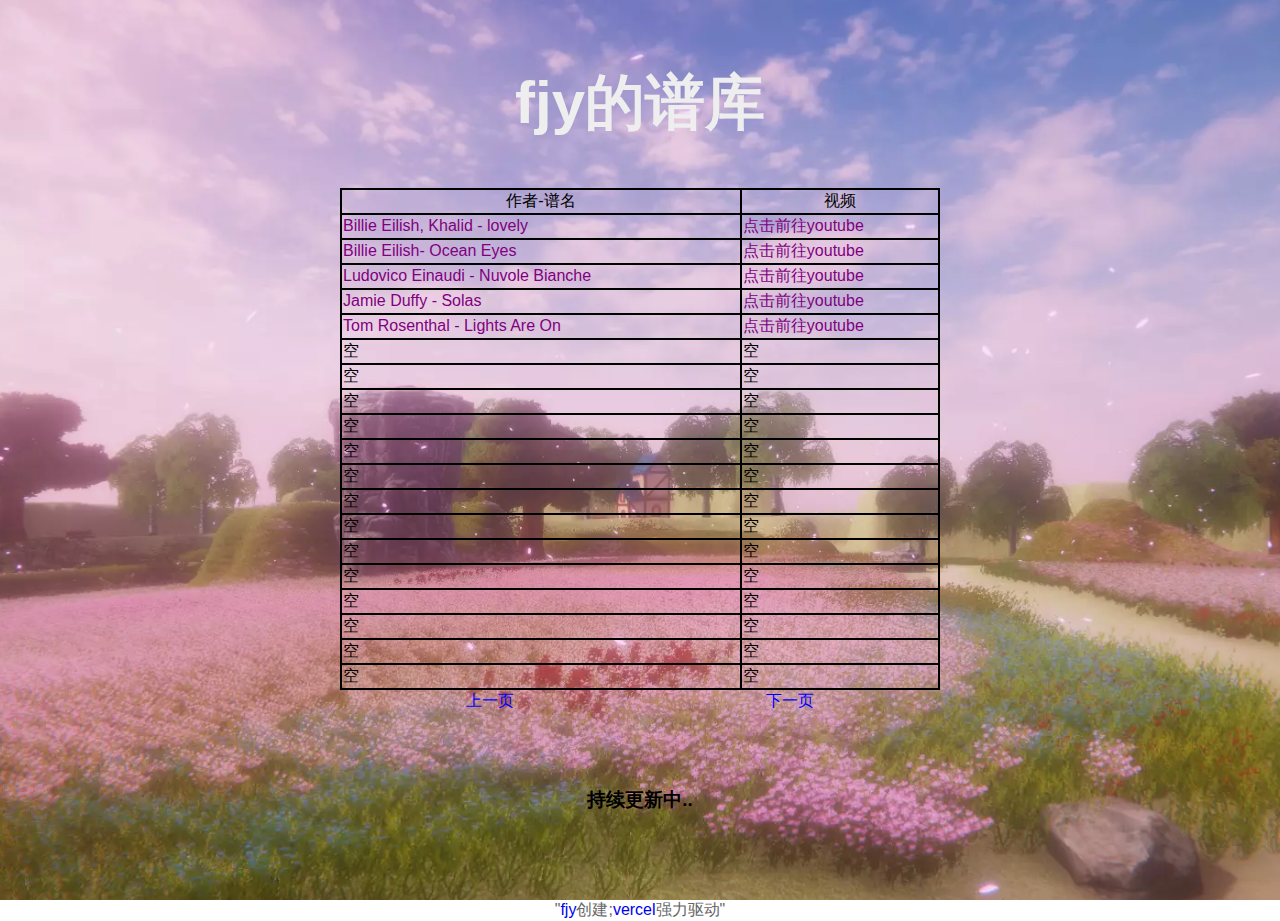
<file: index.html>
<html>

<head>
	<meta charset="UTF-8">
	<title>fjy的谱库</title>
	
	<meta name="viewport" content="width=device-width, initial-scale=1">
	<link rel="stylesheet" href="css/style.css" type="text/css" media="all" />
	<link rel="icon" href="img/icon.png" sizes="16x16" type="image/x-icon">
</head>

<body>
	<div class="Coming-block">
	
		<div class="page">
		
		</div>
		<div class="content">
			<div class="w3l-coming-soon-page">
				<div class="coming-block">
					<h2>fjy的谱库</h1>
				</div>
			</div>
				
		<div>
		<table align="center" width="600" cellspacing="0" border="1" bordercolor=#000000>
		<tr>
			<td align="center">作者-谱名</td>
			<td align="center">视频</td>
		<tr>
			<td><a style="color: #800080;" href="Lovely.html">Billie Eilish, Khalid - lovely</a></td>
			<td><a style="color: #800080;" href="https://www.youtube.com/watch?v=XhQq0aXhEos">点击前往youtube</a></td>
		</tr>
		<tr>
			<td><a style="color: #800080;" href="Ocean_Eyes.html">Billie Eilish- Ocean Eyes</a></td>
			<td><a style="color: #800080;" href="https://www.youtube.com/watch?v=IXZ-leHBdFk">点击前往youtube</td>
		</tr>
		<tr>
			<td><a style="color: #800080;" href="Nuvole_Bianche.html">Ludovico Einaudi - Nuvole Bianche</a></td>
			<td><a style="color: #800080;" href="https://www.youtube.com/watch?v=4VR-6AS0-l4">点击前往youtube</td>
		</tr>
		<tr>
			<td><a style="color: #800080;" href="Solas.html">Jamie Duffy - Solas</a></td>
			<td><a style="color: #800080;" href="https://www.youtube.com/watch?v=VtQmkMTLWxw">点击前往youtube</td>
		</tr>
		<tr>
			<td><a style="color: #800080;" href="Lights_Are_On.html">Tom Rosenthal - Lights Are On</a></td>
			<td><a style="color: #800080;" href="https://www.youtube.com/watch?v=J__nk6TdsiM">点击前往youtube</td>
		</tr>
		<tr>
			<td>空</td>
			<td>空</td>
		</tr>
		<tr>
			<td>空</td>
			<td>空</td>
		</tr>
		<tr>
			<td>空</td>
			<td>空</td>
		</tr>
		<tr>
			<td>空</td>
			<td>空</td>
		</tr>
		<tr>
			<td>空</td>
			<td>空</td>
		</tr>
		<tr>
			<td>空</td>
			<td>空</td>
		</tr>
		<tr>
			<td>空</td>
			<td>空</td>
		</tr>
		<tr>
			<td>空</td>
			<td>空</td>
		</tr>
		<tr>
			<td>空</td>
			<td>空</td>
		</tr>
		<tr>
			<td>空</td>
			<td>空</td>
		</tr>
		<tr>
			<td>空</td>
			<td>空</td>
		</tr>
		<tr>
			<td>空</td>
			<td>空</td>
		</tr>
		<tr>
			<td>空</td>
			<td>空</td>
		</tr>
		<tr>
			<td>空</td>
			<td>空</td>
		</tr>
		</table>
		
		<table align="center" width="600" cellspacing="0" border="0" bordercolor=#000000>
		<tr>
			<td align="center"><a style="color: #00f;" href="">上一页</a></td>
			<td align="center"><a style="color: #00f;" href="index-2.html">下一页</a></td>
		</tr>
		</table>
		</div>
		
		<div>
			<br> <h3>持续更新中..
		</div>
		
		</div>
		<script src="js/jquery-3.3.1.min.js"></script>
        
        <script>
            var lFollowX = 0,
                lFollowY = 0,
                x = 0,
                y = 0,
                friction = 1 / 30;

            function animate() {
                x += (lFollowX - x) * friction;
                y += (lFollowY - y) * friction;

                translate = 'translate(' + x + 'px, ' + y + 'px) scale(1.1)';

                $('.page').css({
                    '-webit-transform': translate,
                    '-moz-transform': translate,
                    'transform': translate
                });

                window.requestAnimationFrame(animate);
            }

            $(window).on('mousemove click', function (e) {

                var lMouseX = Math.max(-100, Math.min(100, $(window).width() / 2 - e.clientX));
                var lMouseY = Math.max(-100, Math.min(100, $(window).height() / 2 - e.clientY));
                lFollowX = (20 * lMouseX) / 100; // 100 : 12 = lMouxeX : lFollow
                lFollowY = (10 * lMouseY) / 100;

            });

            animate();
        </script>
    </div>
	<div>
	<p align="center">
	  "<a href="https://github.com/fjhfjhfjhfjy/pianosheet">fjy</a>创建;<a href="https://vercel.com/">vercel</a>强力驱动"
	</p>
	</div>
</body>

</html>
</file>
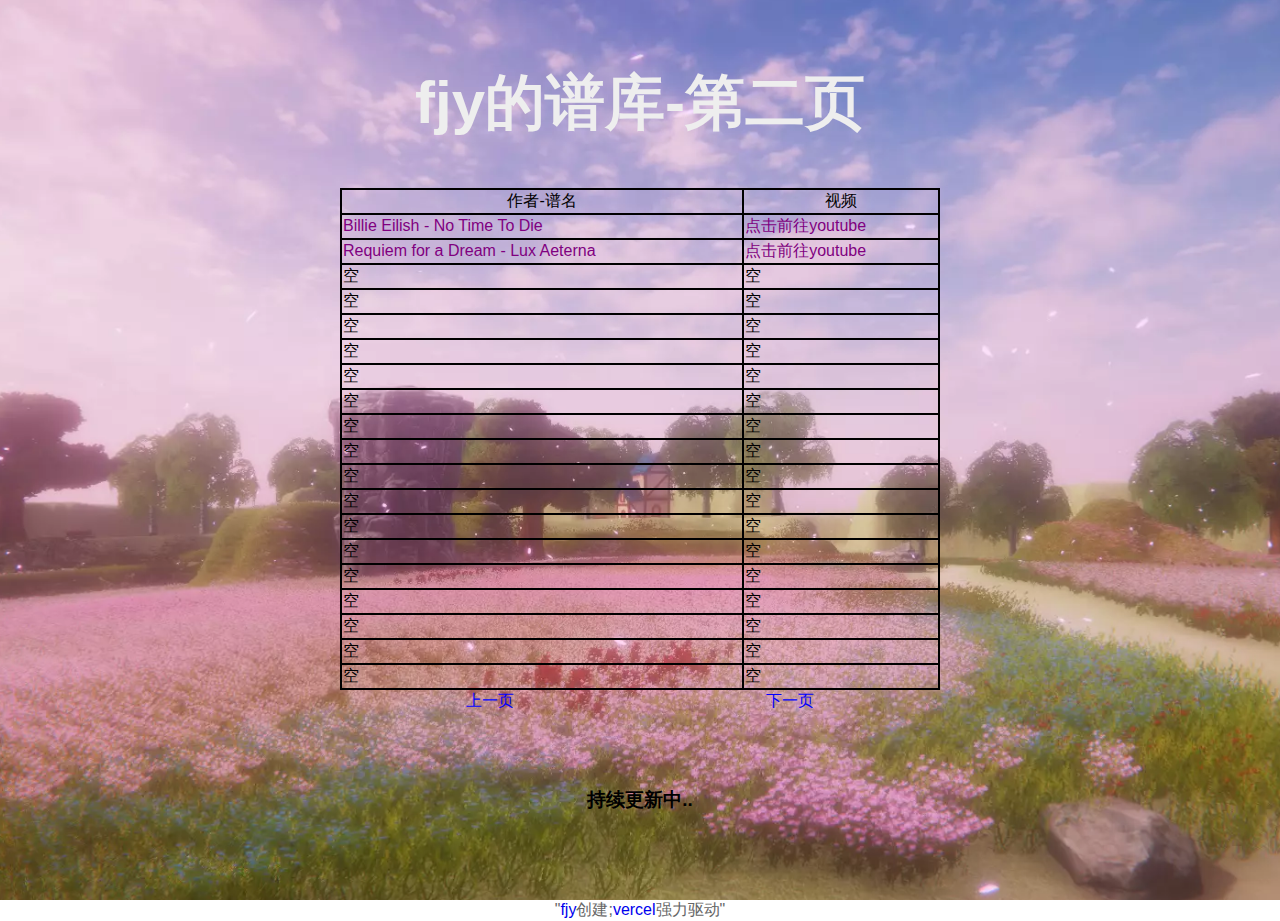
<file: index-2.html>
<html>

<head>
	<meta charset="UTF-8">
	<title>fjy的谱库-第二页</title>
	
	<meta name="viewport" content="width=device-width, initial-scale=1">
	<link rel="stylesheet" href="css/style.css" type="text/css" media="all" />
	<link rel="icon" href="img/icon.png" sizes="16x16" type="image/x-icon">
</head>

<body>
	<div class="Coming-block">
	
		<div class="page">
		
		</div>
		<div class="content">
			<div class="w3l-coming-soon-page">
				<div class="coming-block">
					<h2>fjy的谱库-第二页</h1>
				</div>
			</div>
				
		<div>
		<table align="center" width="600" cellspacing="0" border="1" bordercolor=#000000>
		<tr>
			<td align="center">作者-谱名</td>
			<td align="center">视频</td>
		<tr>
			<td><a style="color: #800080;" href="no_time_to_die.html">Billie Eilish - No Time To Die</a></td>
			<td><a style="color: #800080;" href="https://www.youtube.com/watch?v=XfA2KXodrOE">点击前往youtube</a></td>
		</tr>
		<tr>
			<td><a style="color: #800080;" href="Lux_Aeterna.html">Requiem for a Dream - Lux Aeterna</a></td>
			<td><a style="color: #800080;" href="https://www.youtube.com/watch?v=C7Yjy5vASas">点击前往youtube</a></td>
		</tr>
		<tr>
			<td>空</td>
			<td>空</td>
		</tr>
		<tr>
			<td>空</td>
			<td>空</td>
		</tr>
		<tr>
			<td>空</td>
			<td>空</td>
		</tr>
		<tr>
			<td>空</td>
			<td>空</td>
		</tr>
		<tr>
			<td>空</td>
			<td>空</td>
		</tr>
		<tr>
			<td>空</td>
			<td>空</td>
		</tr>
		<tr>
			<td>空</td>
			<td>空</td>
		</tr>
		<tr>
			<td>空</td>
			<td>空</td>
		</tr>
		<tr>
			<td>空</td>
			<td>空</td>
		</tr>
		<tr>
			<td>空</td>
			<td>空</td>
		</tr>
		<tr>
			<td>空</td>
			<td>空</td>
		</tr>
		<tr>
			<td>空</td>
			<td>空</td>
		</tr>
		<tr>
			<td>空</td>
			<td>空</td>
		</tr>
		<tr>
			<td>空</td>
			<td>空</td>
		</tr>
		<tr>
			<td>空</td>
			<td>空</td>
		</tr>
		<tr>
			<td>空</td>
			<td>空</td>
		</tr>
		<tr>
			<td>空</td>
			<td>空</td>
		</tr>
		</table>
		
		<table align="center" width="600" cellspacing="0" border="0" bordercolor=#000000>
		<tr>
			<td align="center"><a style="color: #00f;" href="index.html">上一页</a></td>
			<td align="center"><a style="color: #00f;" href="">下一页</a></td>
		</tr>
		</table>
		</div>
		
		<div>
			<br> <h3>持续更新中..
		</div>
		
		</div>
		<script src="js/jquery-3.3.1.min.js"></script>
        
        <script>
            var lFollowX = 0,
                lFollowY = 0,
                x = 0,
                y = 0,
                friction = 1 / 30;

            function animate() {
                x += (lFollowX - x) * friction;
                y += (lFollowY - y) * friction;

                translate = 'translate(' + x + 'px, ' + y + 'px) scale(1.1)';

                $('.page').css({
                    '-webit-transform': translate,
                    '-moz-transform': translate,
                    'transform': translate
                });

                window.requestAnimationFrame(animate);
            }

            $(window).on('mousemove click', function (e) {

                var lMouseX = Math.max(-100, Math.min(100, $(window).width() / 2 - e.clientX));
                var lMouseY = Math.max(-100, Math.min(100, $(window).height() / 2 - e.clientY));
                lFollowX = (20 * lMouseX) / 100; // 100 : 12 = lMouxeX : lFollow
                lFollowY = (10 * lMouseY) / 100;

            });

            animate();
        </script>
    </div>
	<div class="footer">
	<p align="center">
	  "<a href="https://github.com/fjhfjhfjhfjy/pianosheet">fjy</a>创建;<a href="https://vercel.com/">vercel</a>强力驱动"
	</p>
	</div>
</body>

</html>
</file>
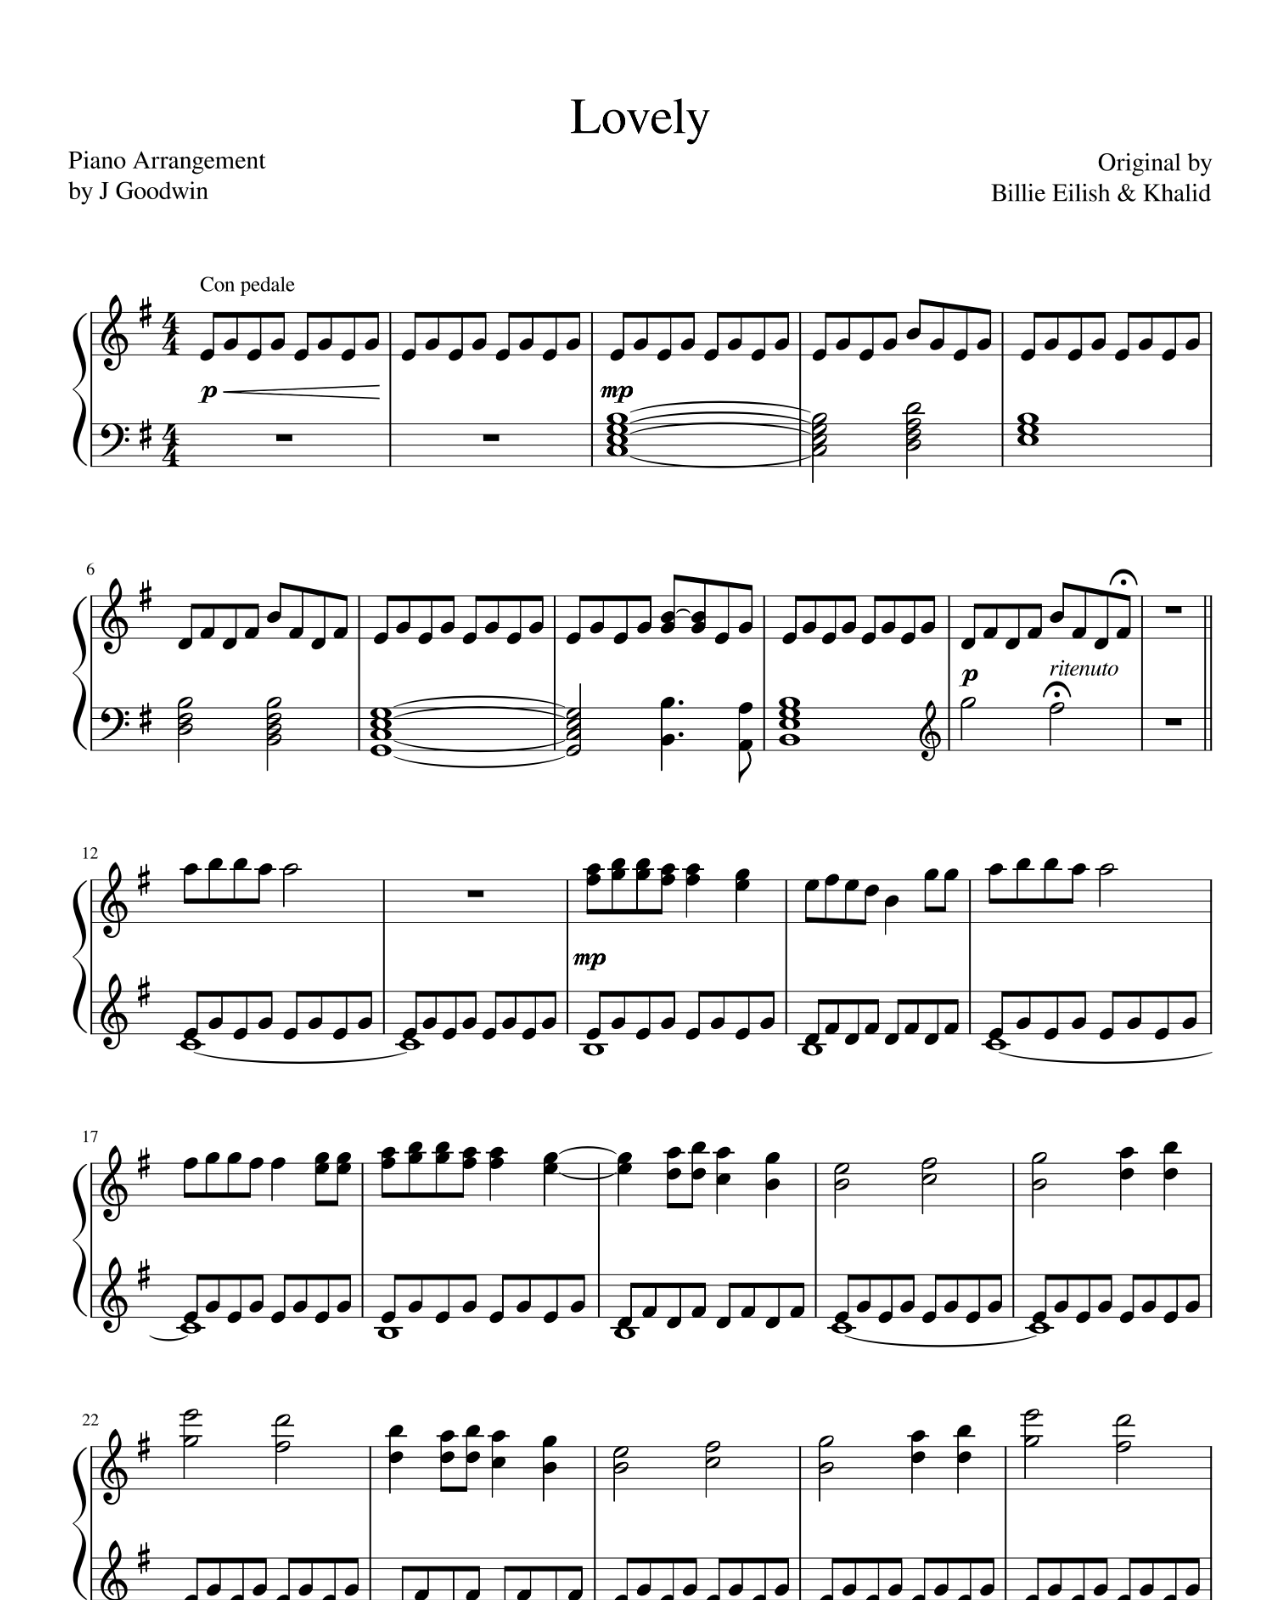
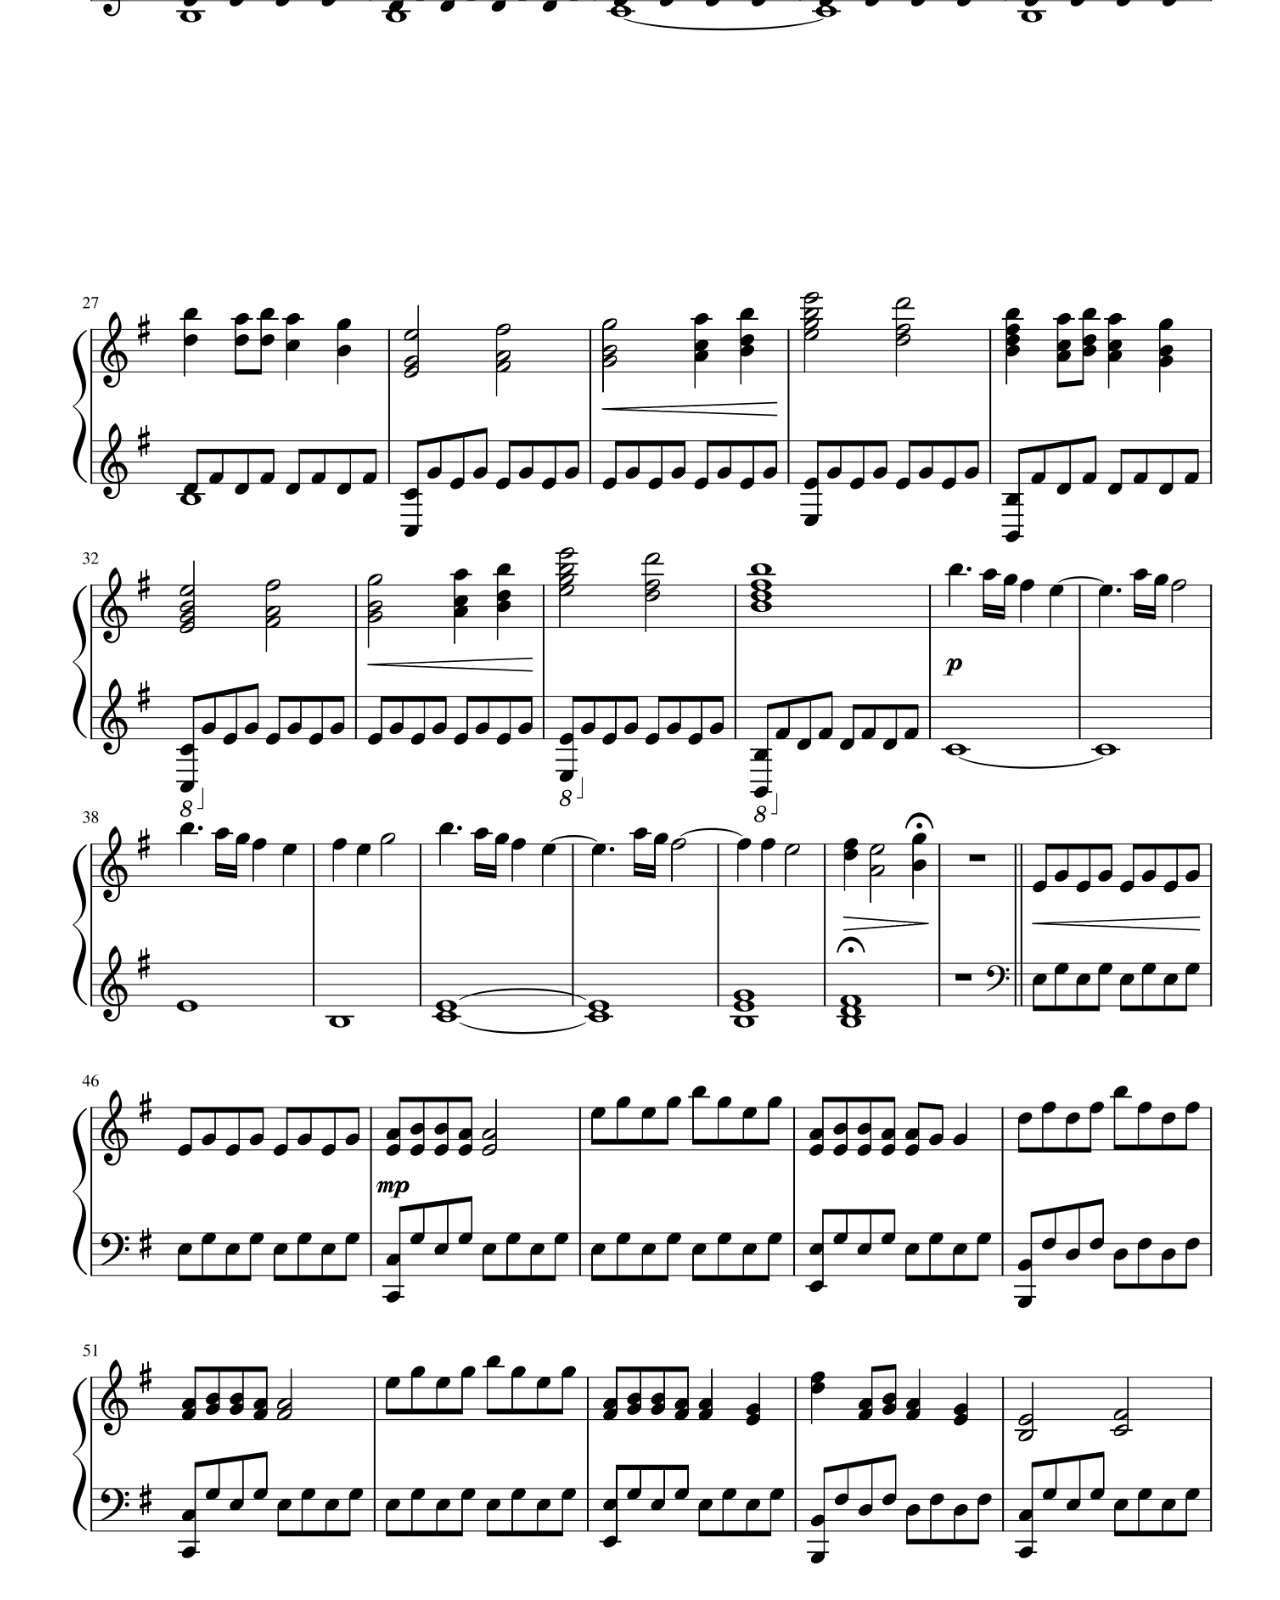
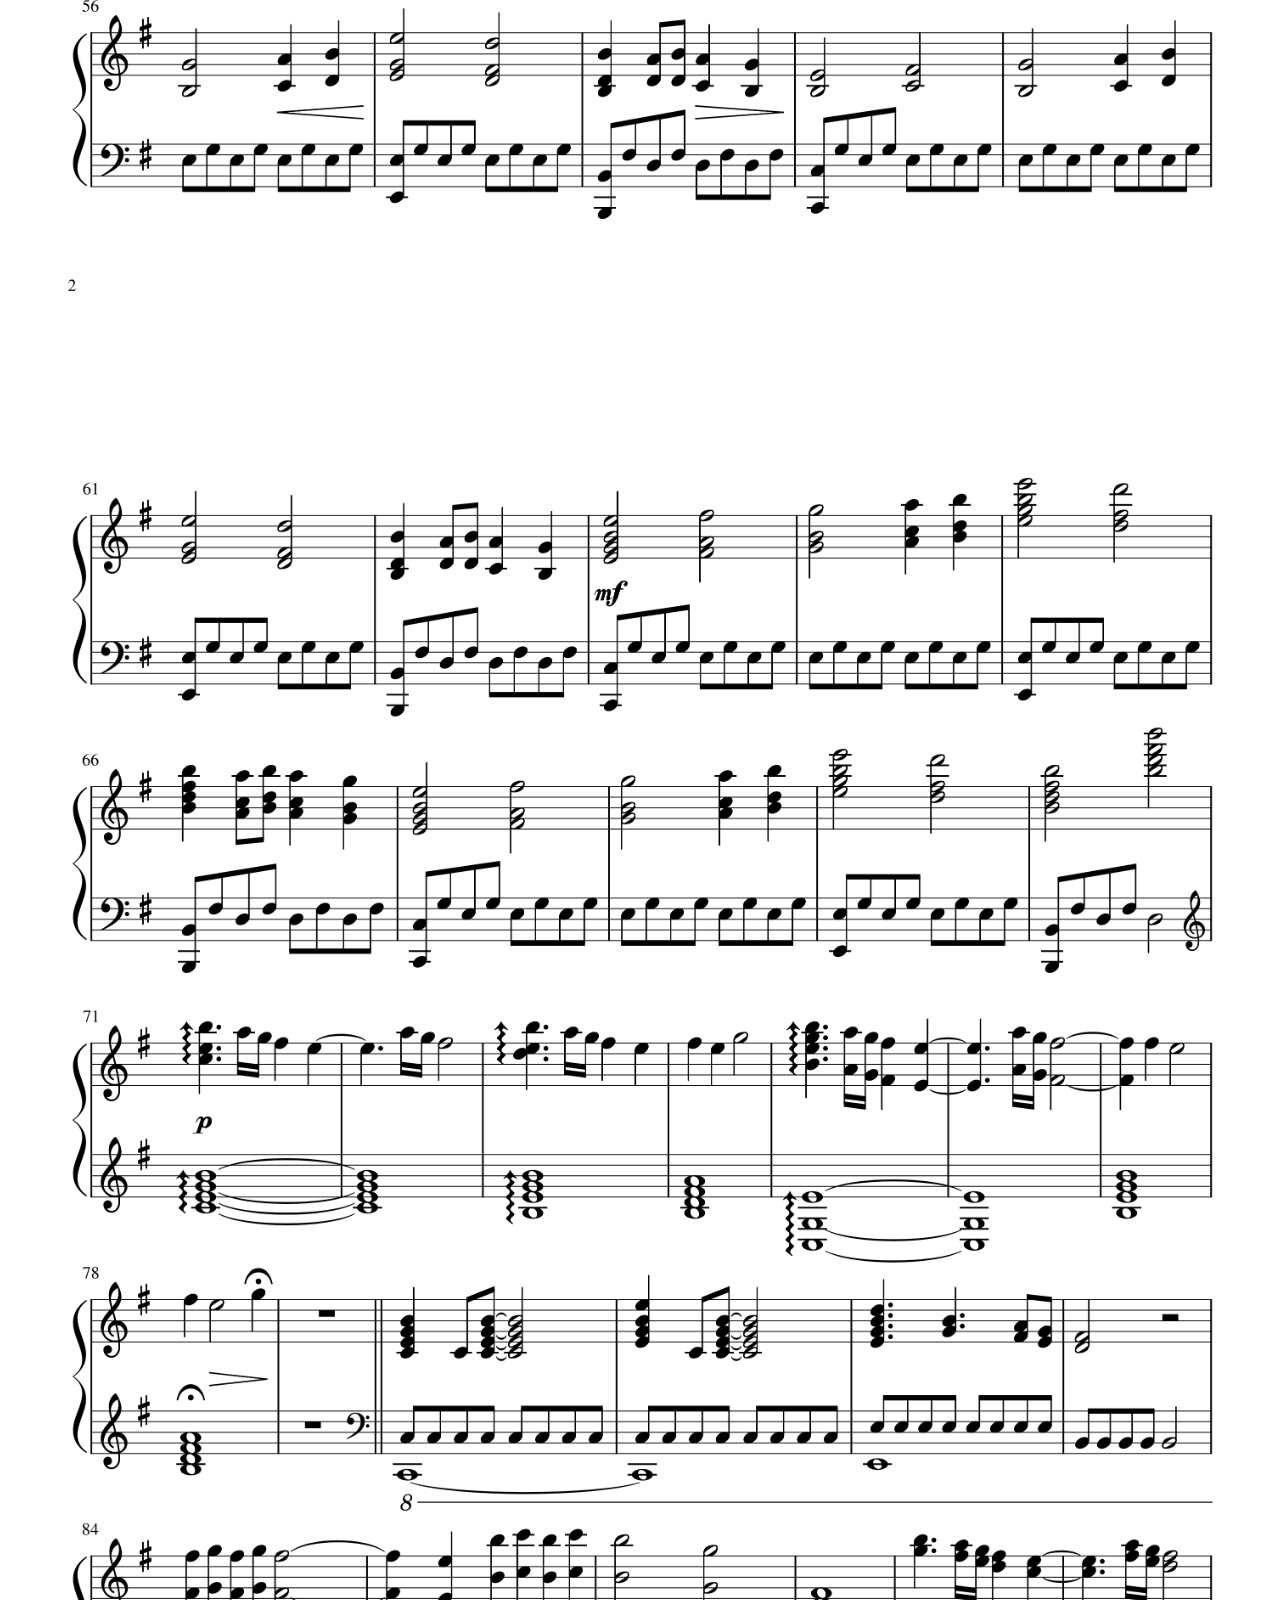
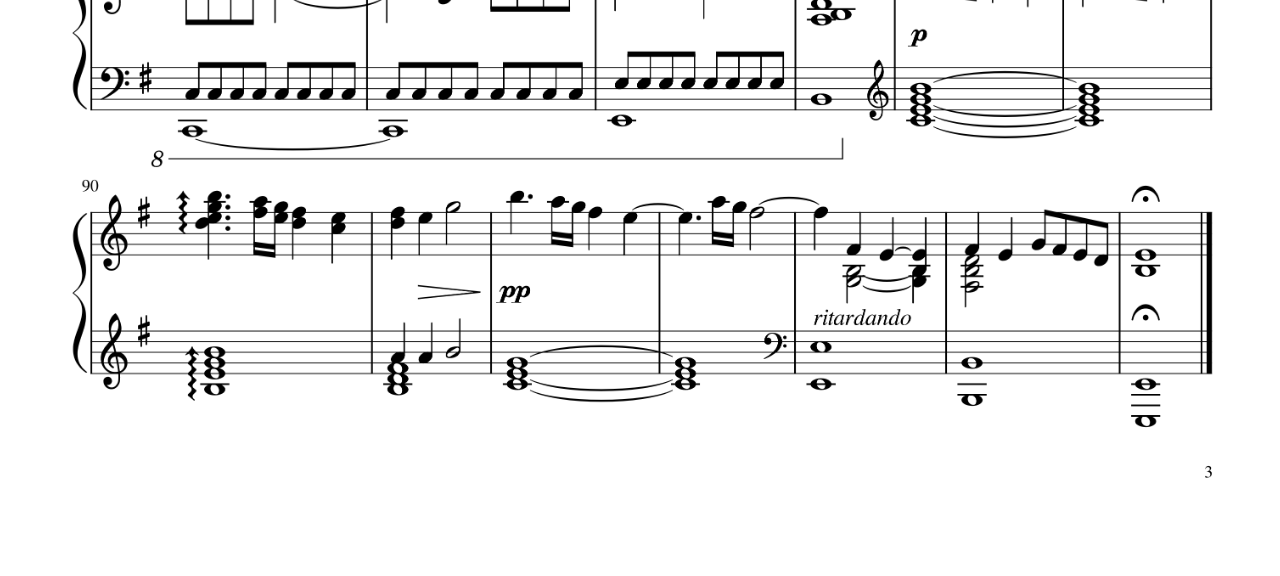
<file: Lovely.html>
<html>
	<head>
		<meta charset="UTF-8">
		<title>Billie Eilish, Khalid - lovely</title>
		<style type="text/css"> 
		img{max-width:100%;height:auto;width:auto;width:auto;}
		</style> 
	</head>
	
	<body>
		<img class="img" src="img/Lovely/part1.png">
		<img class="img" src="img/Lovely/part2.png">
		<img class="img" src="img/Lovely/part3.png">
	</body>
</html>
</file>
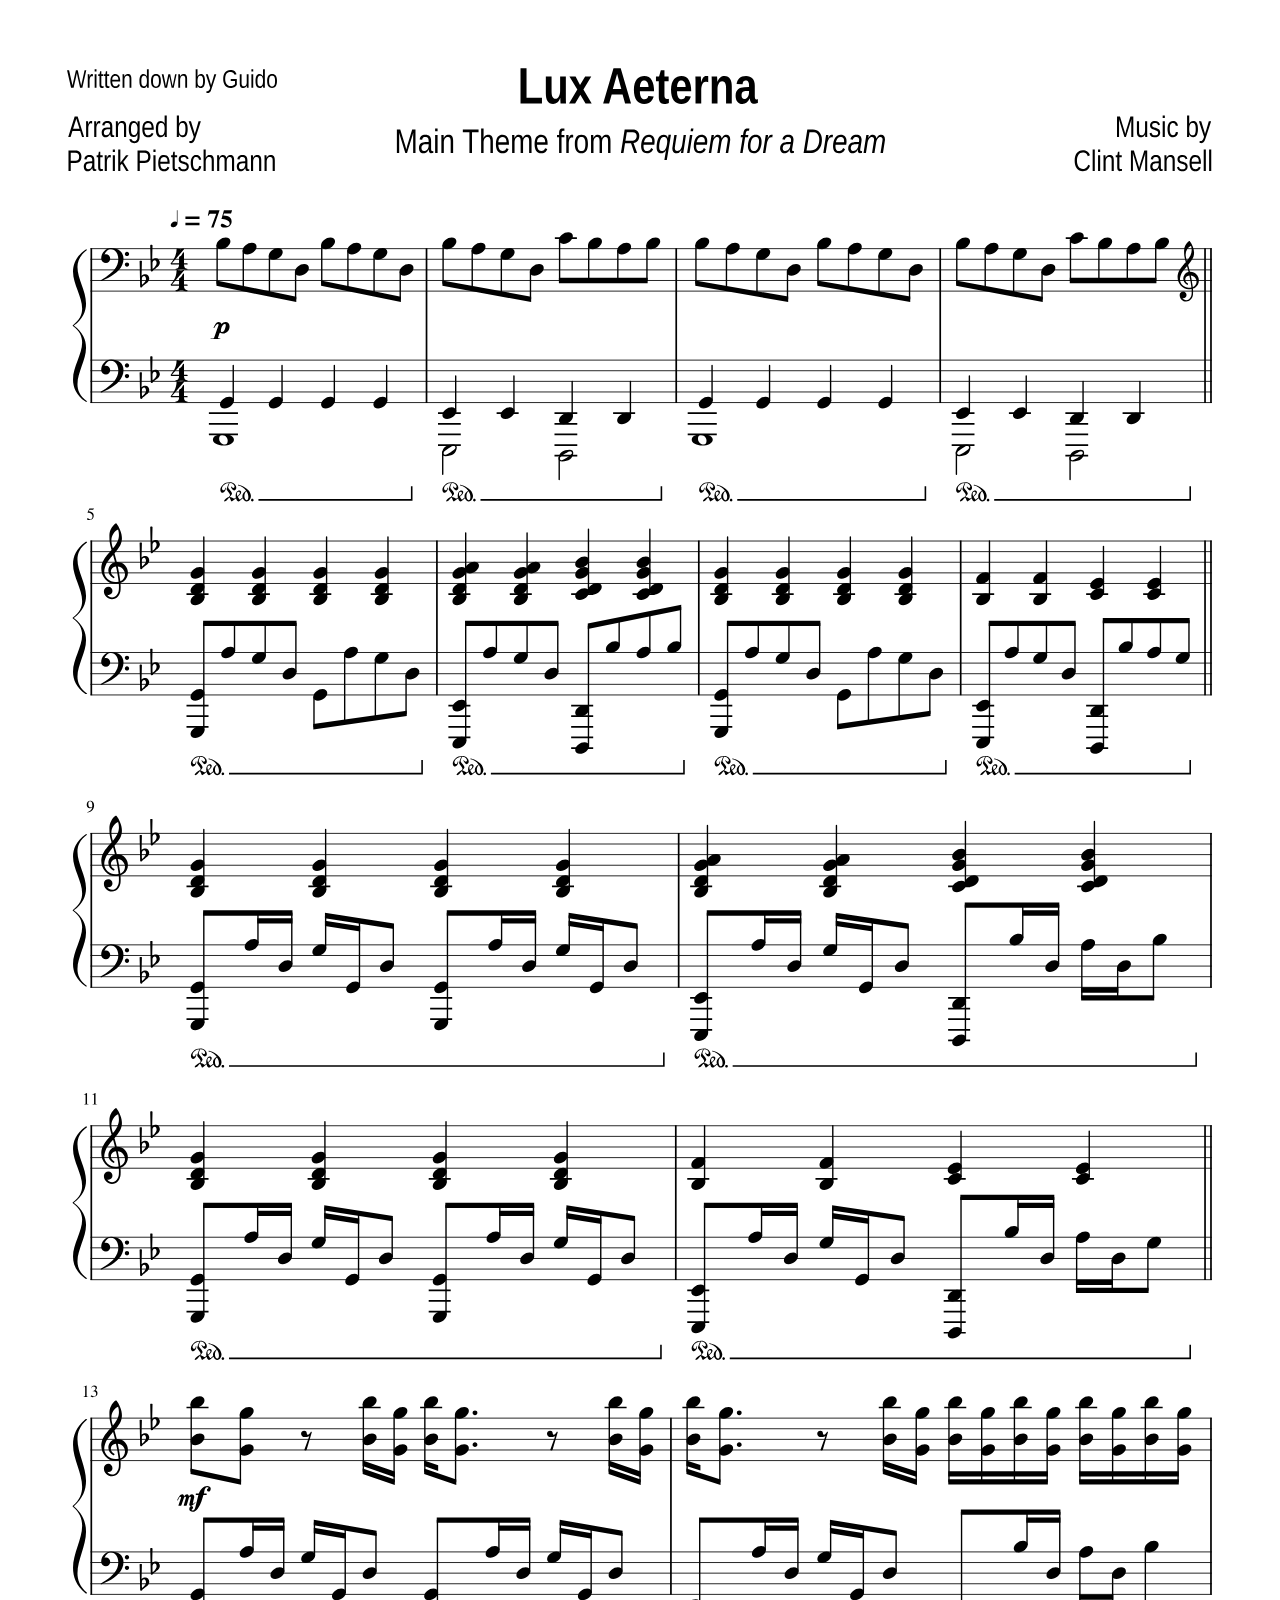
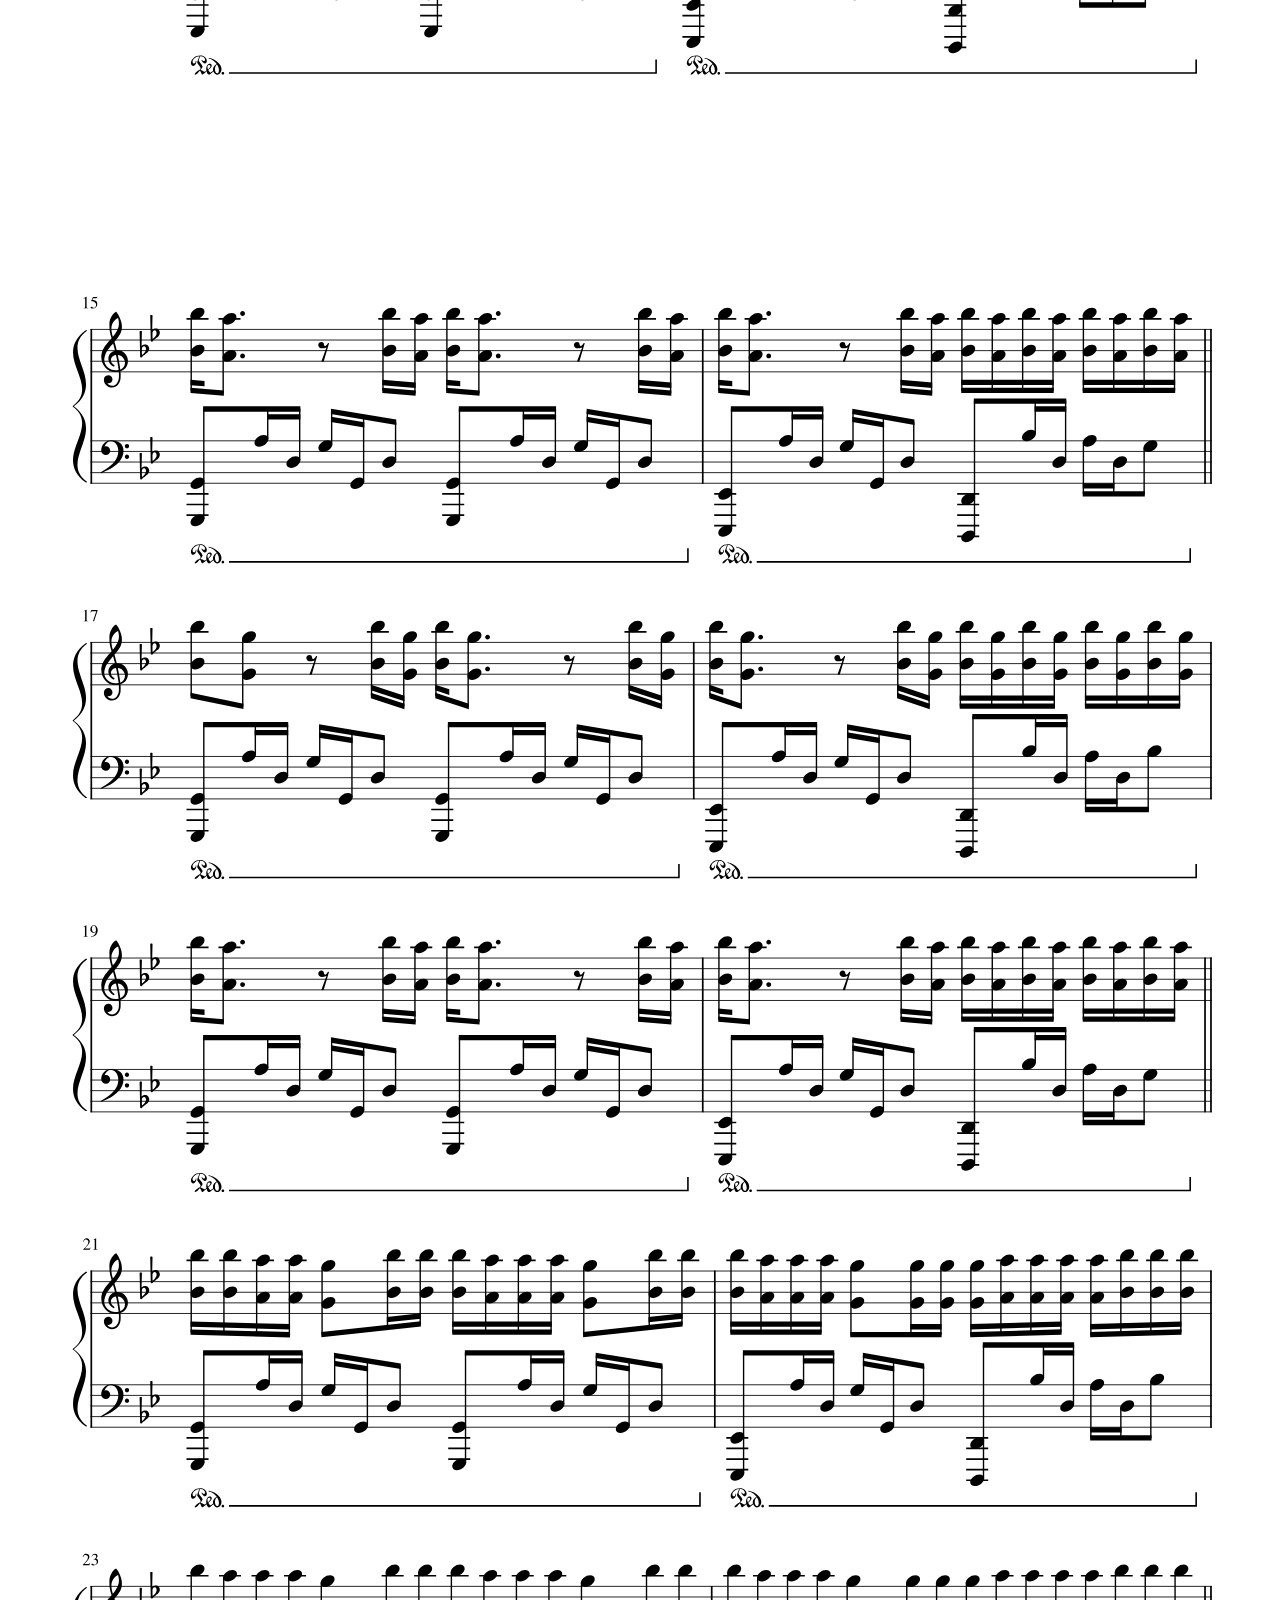
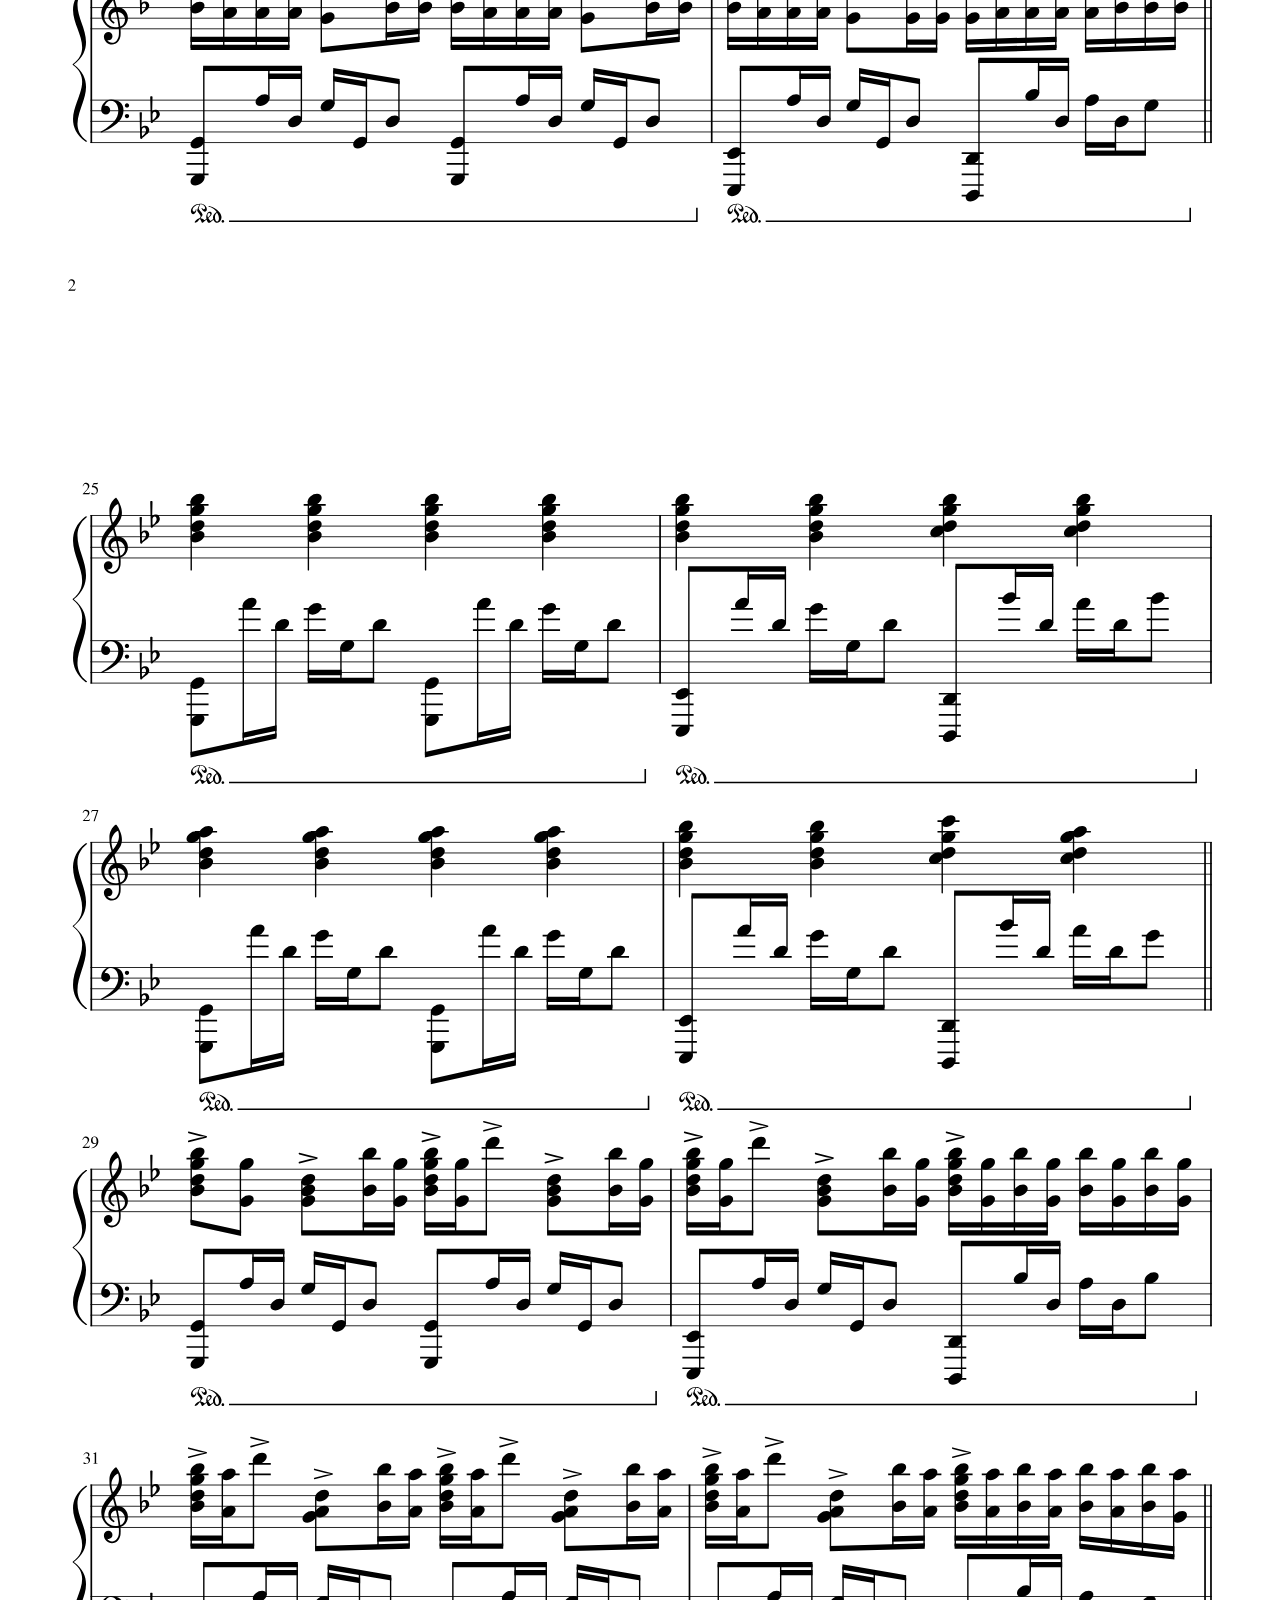
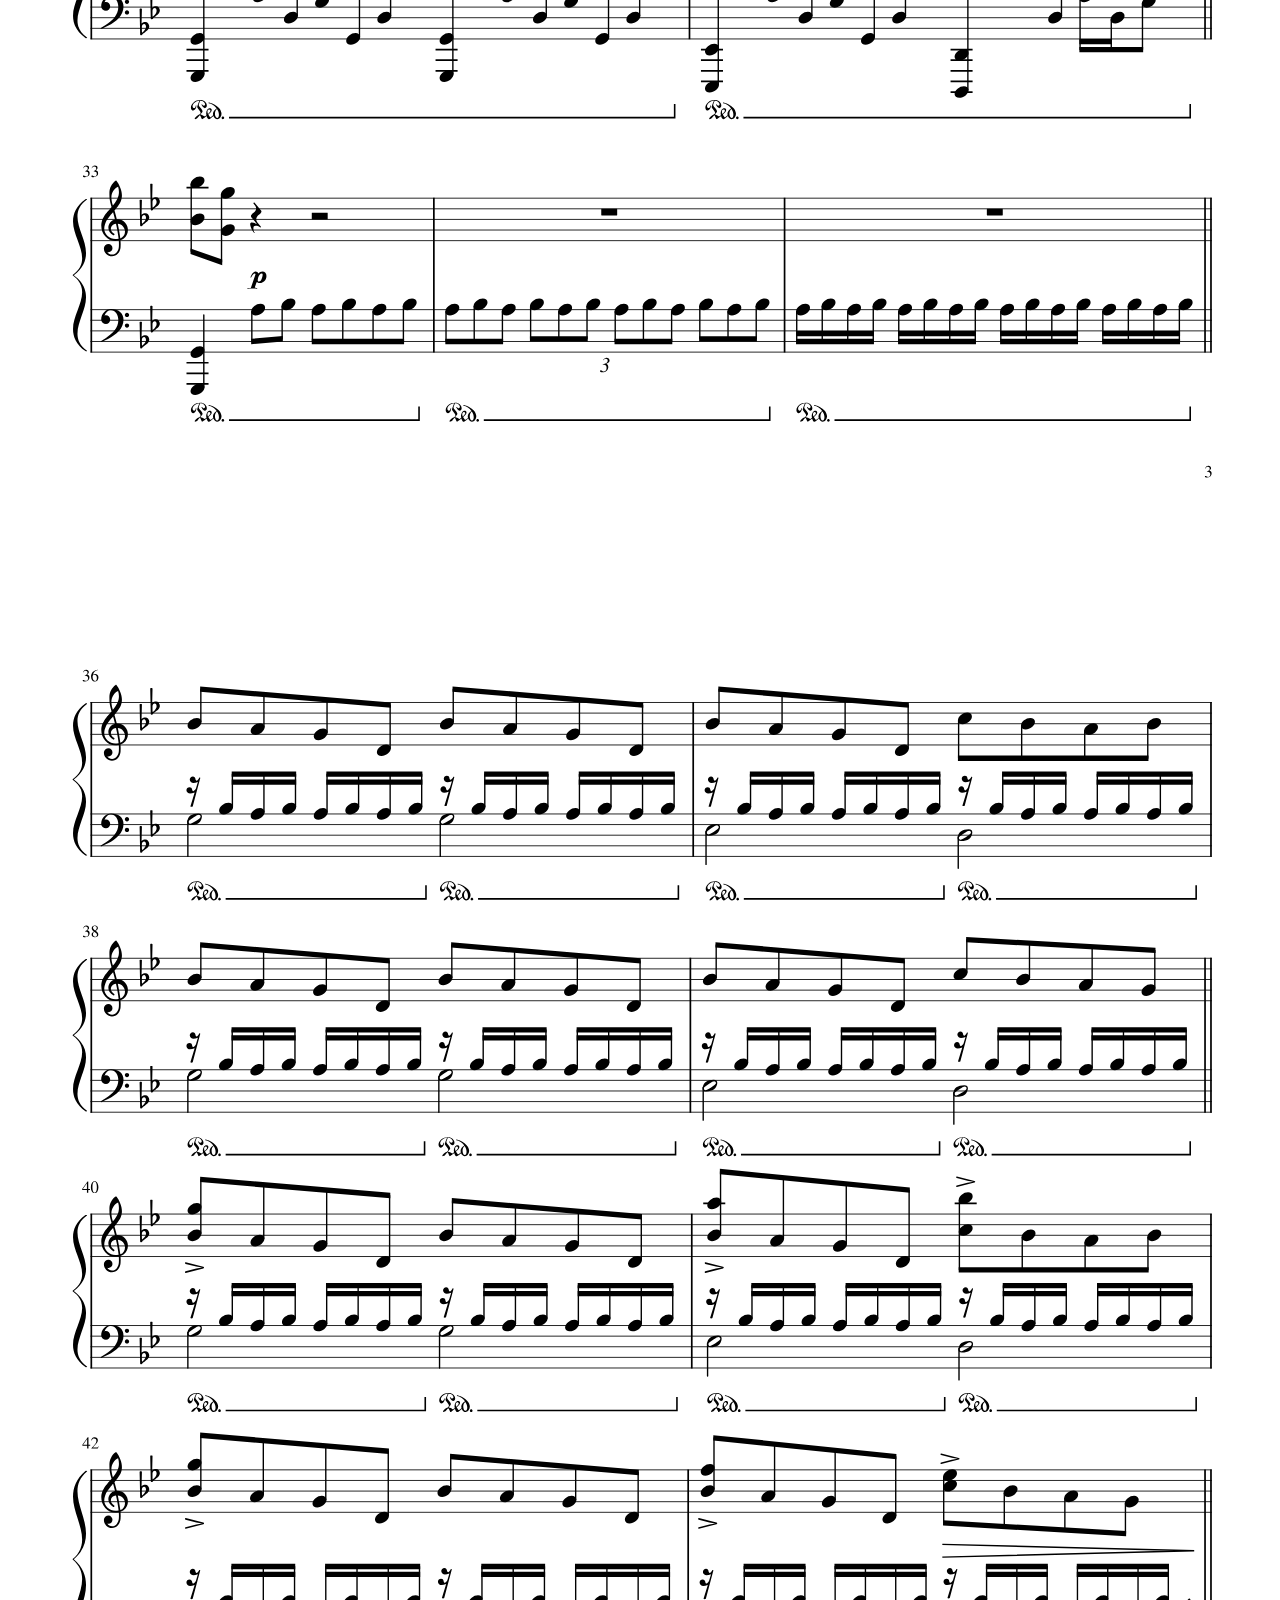
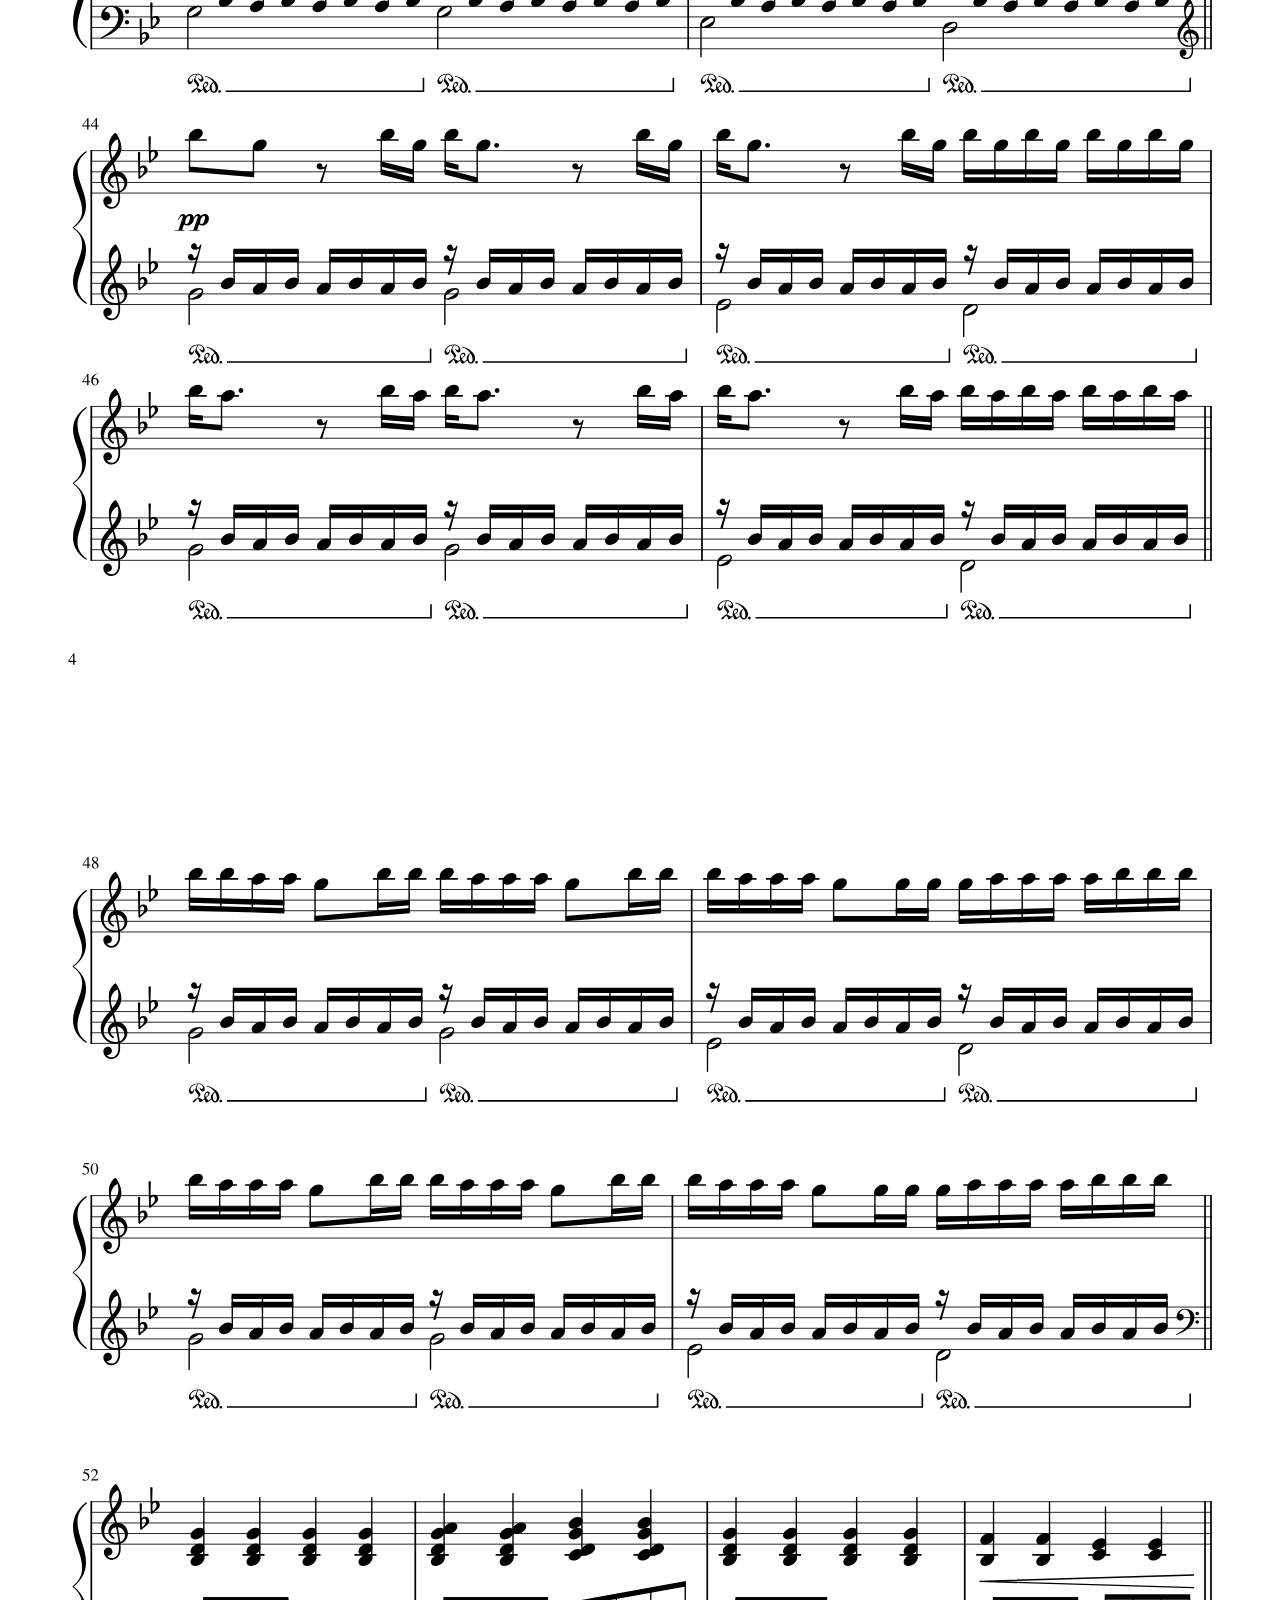
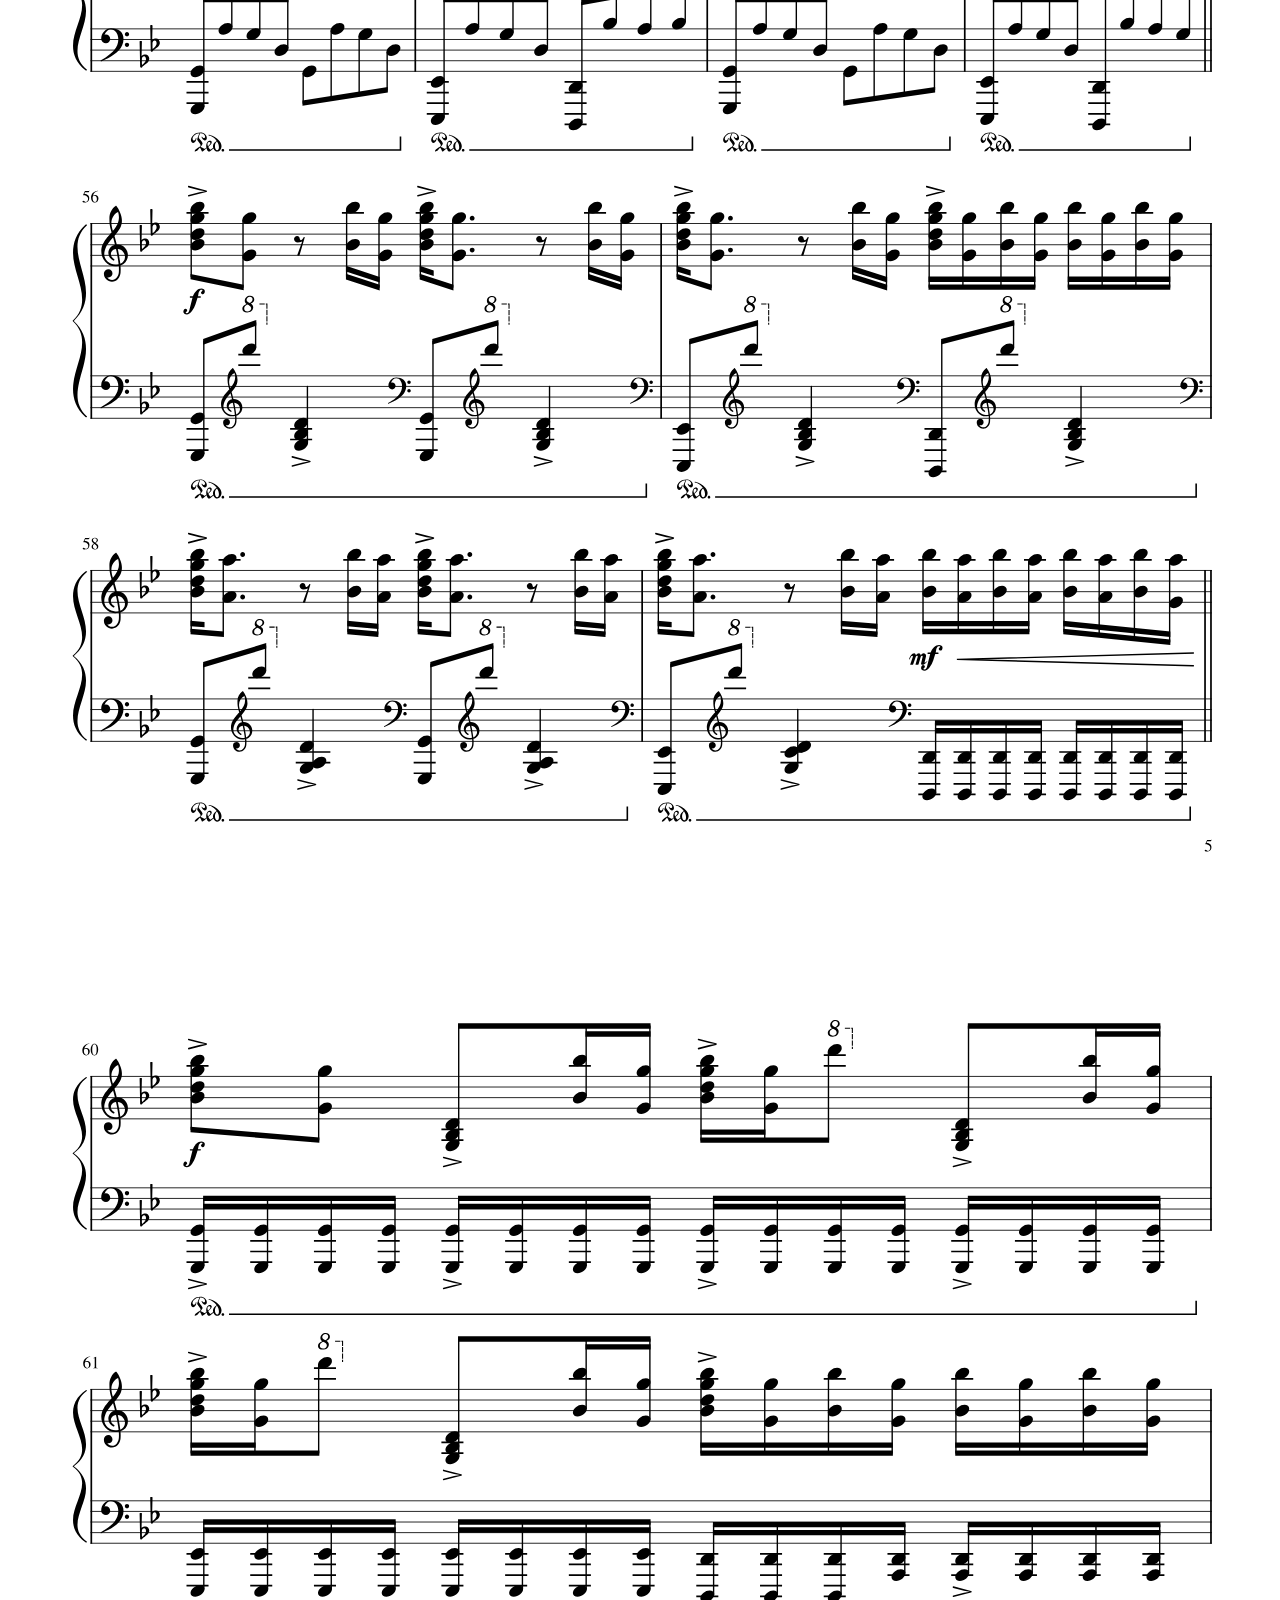
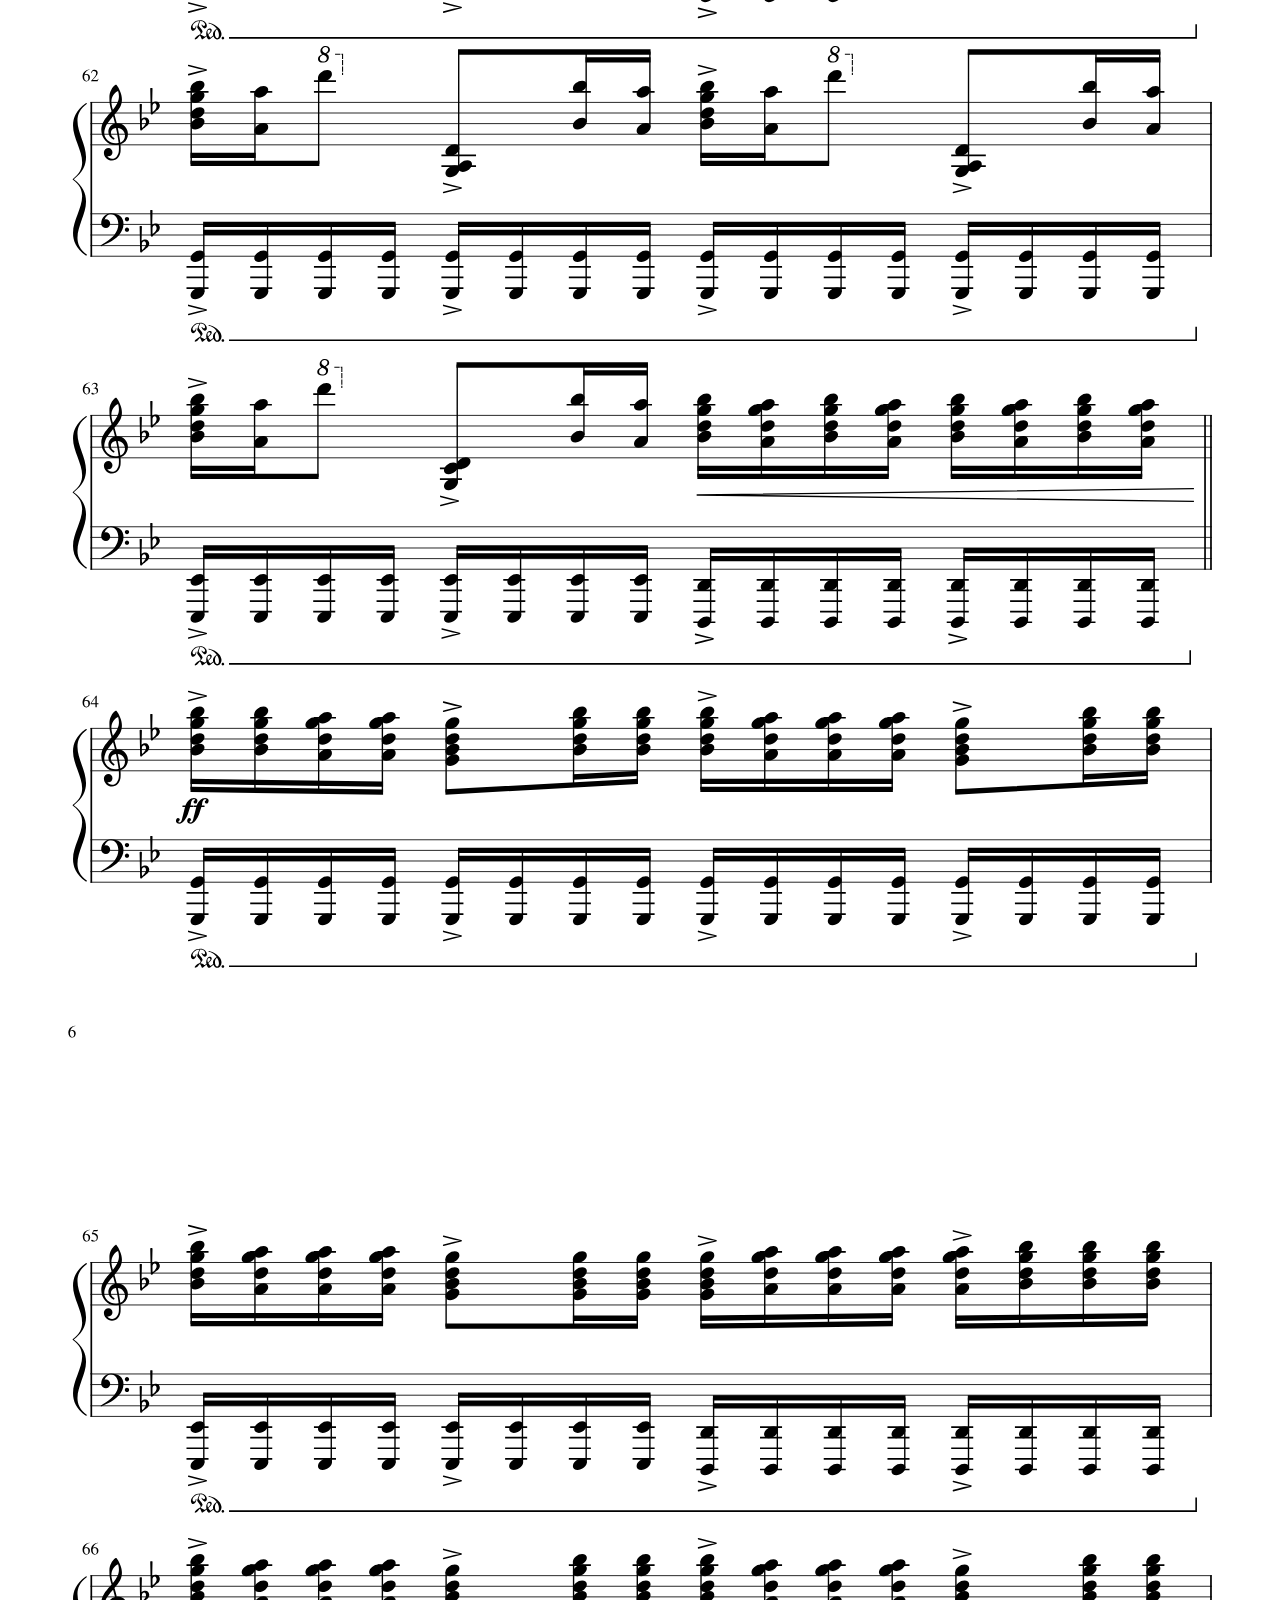
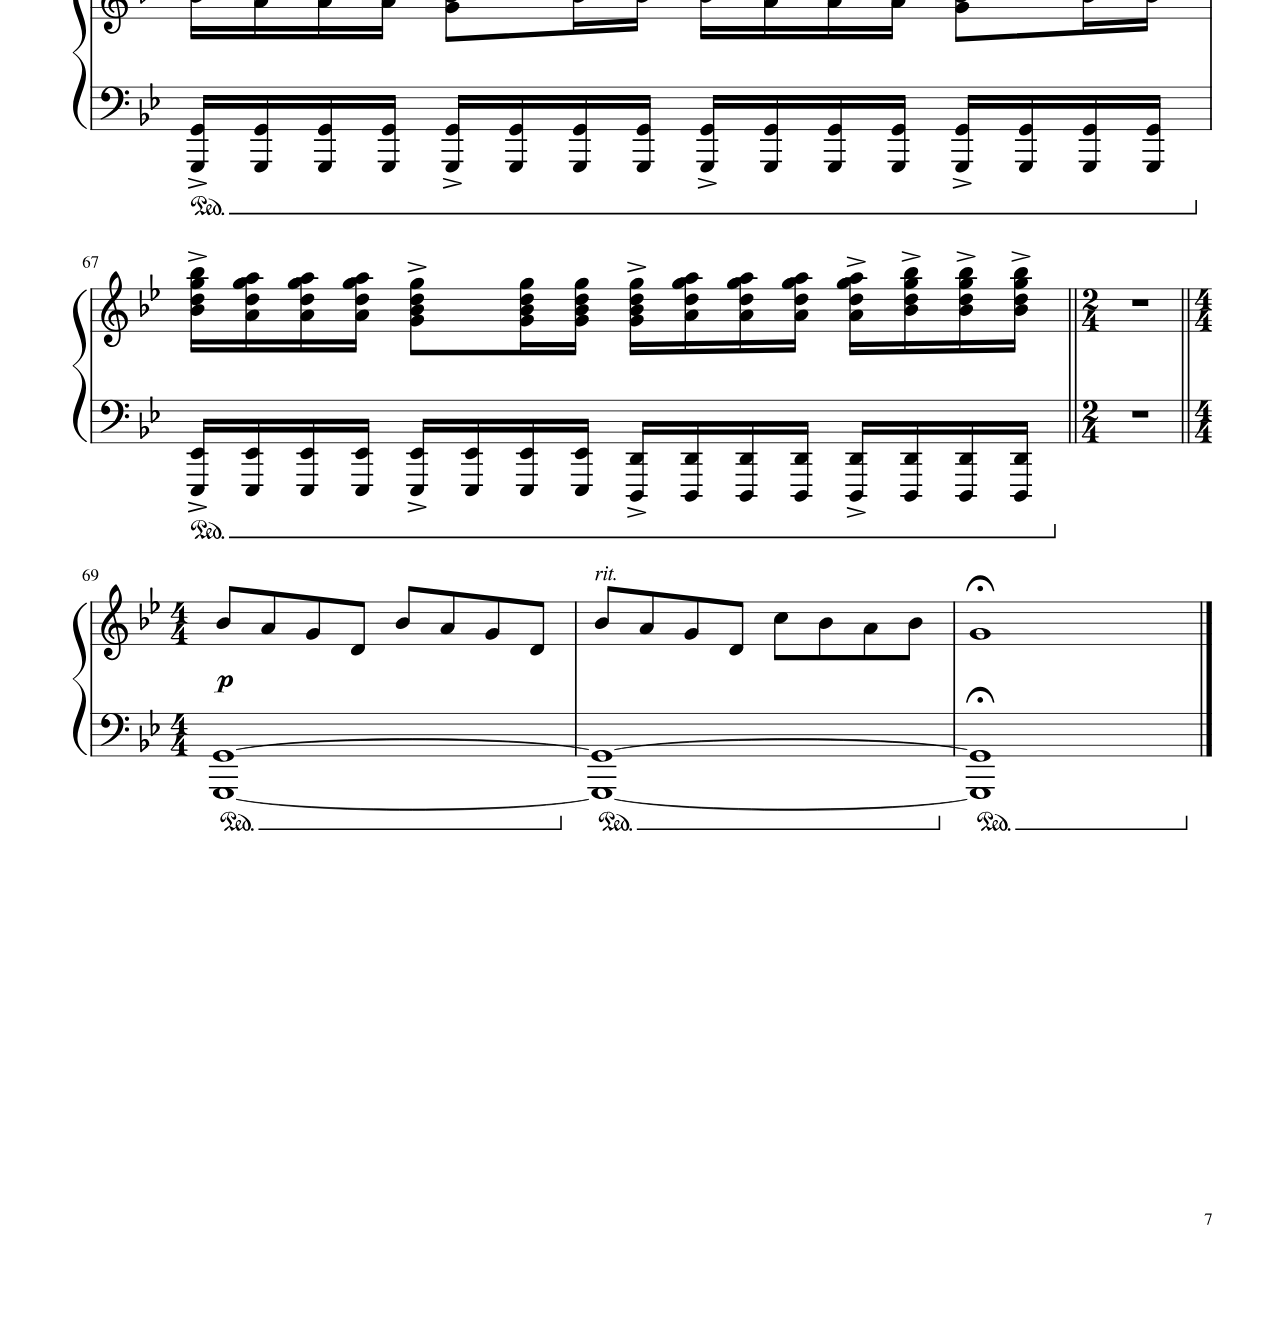
<file: Lux_Aeterna.html>
<html>
	<head>
		<meta charset="UTF-8">
		<title>Requiem for a Dream - Lux Aeterna</title>
		<style type="text/css"> 
		img{max-width:100%;height:auto;width:auto;width:auto;}
		</style> 
	</head>
	
	<body>
		<img class="img" src="img/Lux_Aeterna/score_0.svg">
		<img class="img" src="img/Lux_Aeterna/score_1.svg">
		<img class="img" src="img/Lux_Aeterna/score_2.svg">
		<img class="img" src="img/Lux_Aeterna/score_3.svg">
		<img class="img" src="img/Lux_Aeterna/score_4.svg">
		<img class="img" src="img/Lux_Aeterna/score_5.svg">
		<img class="img" src="img/Lux_Aeterna/score_6.svg">
	</body>
</html>
</file>
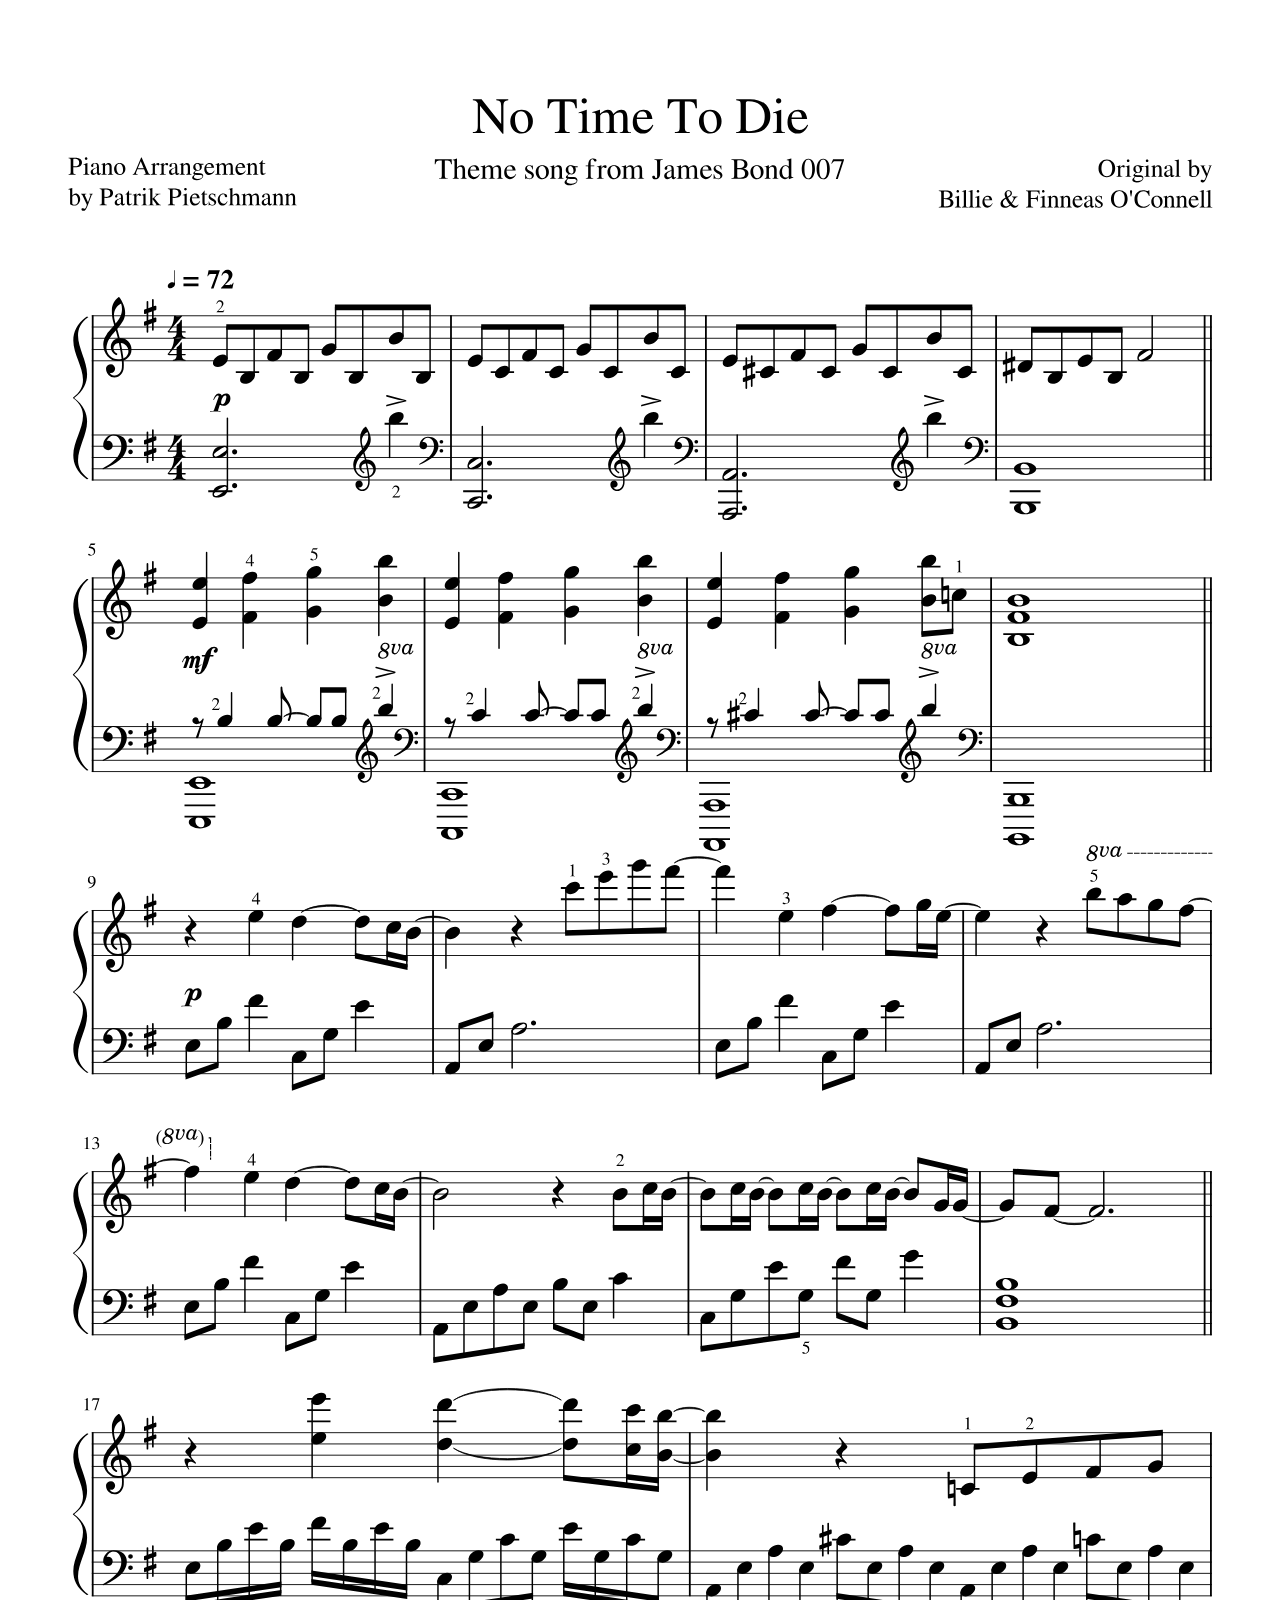
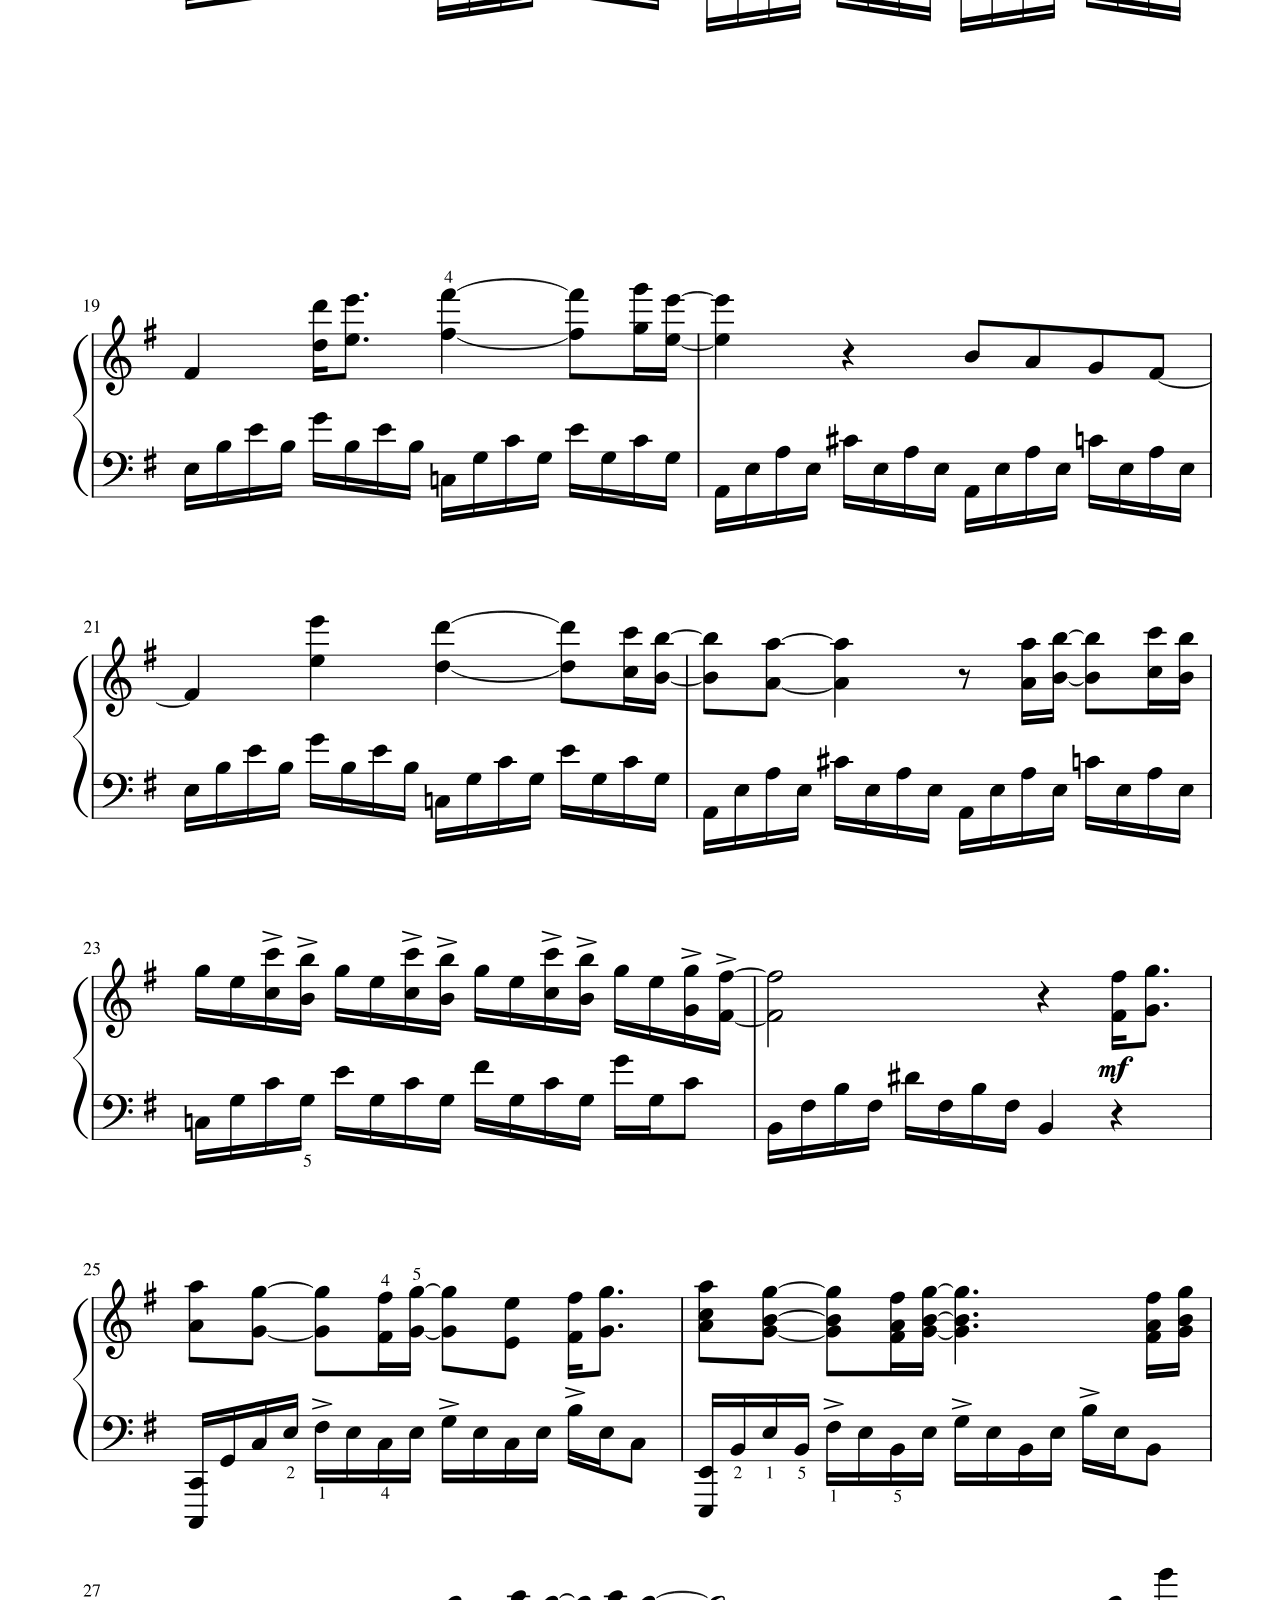
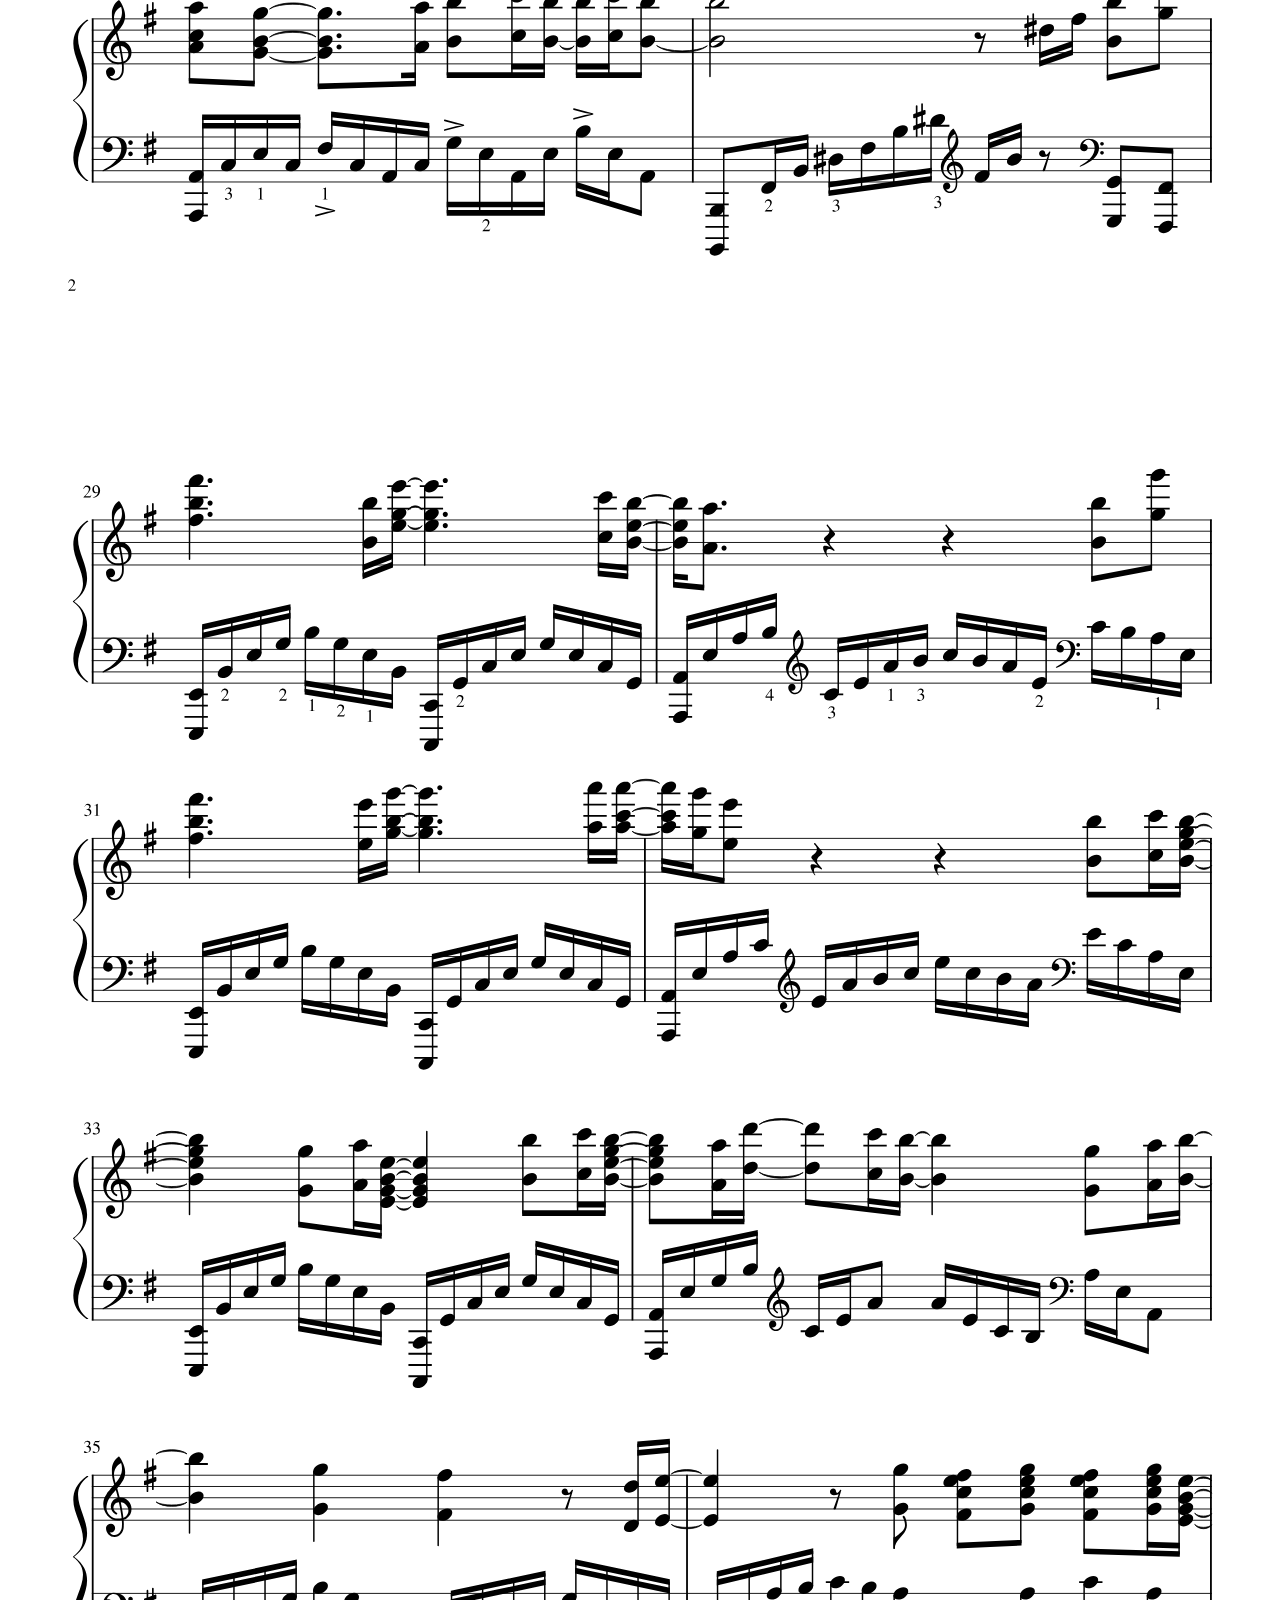
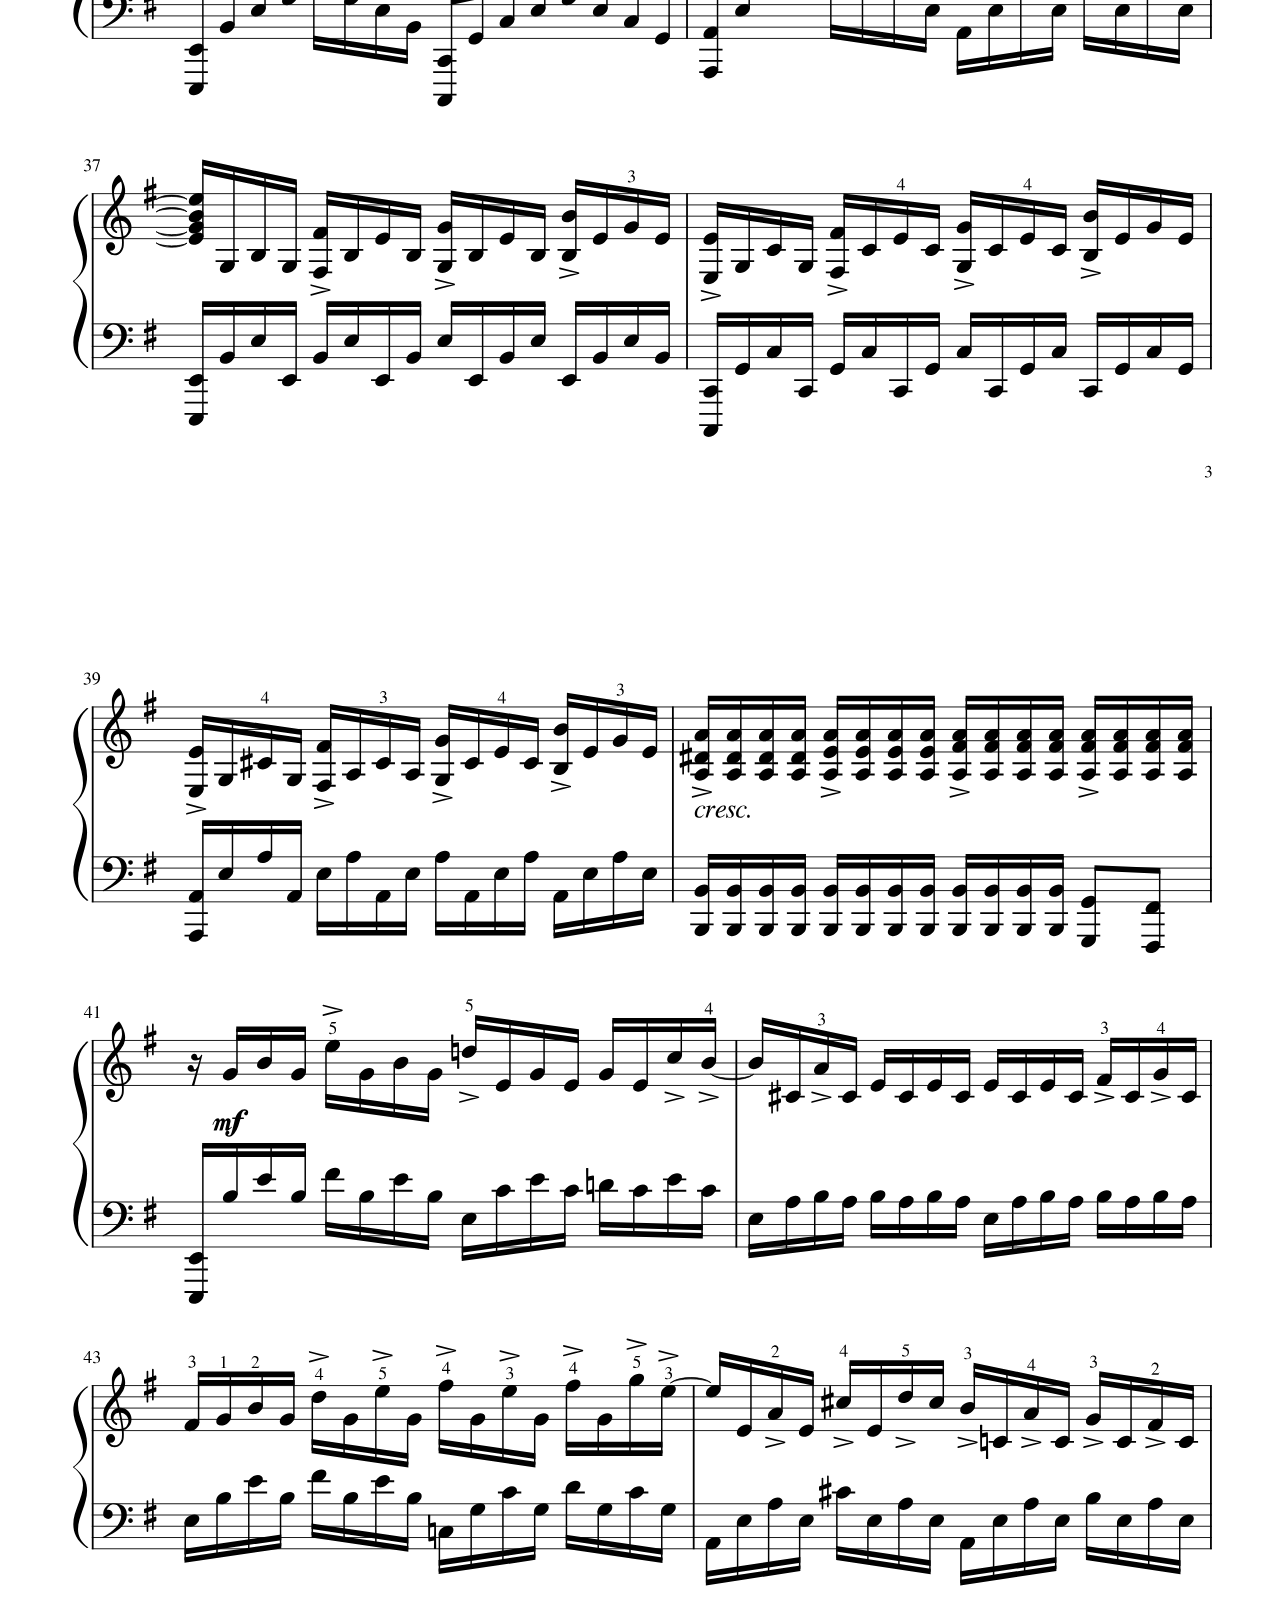
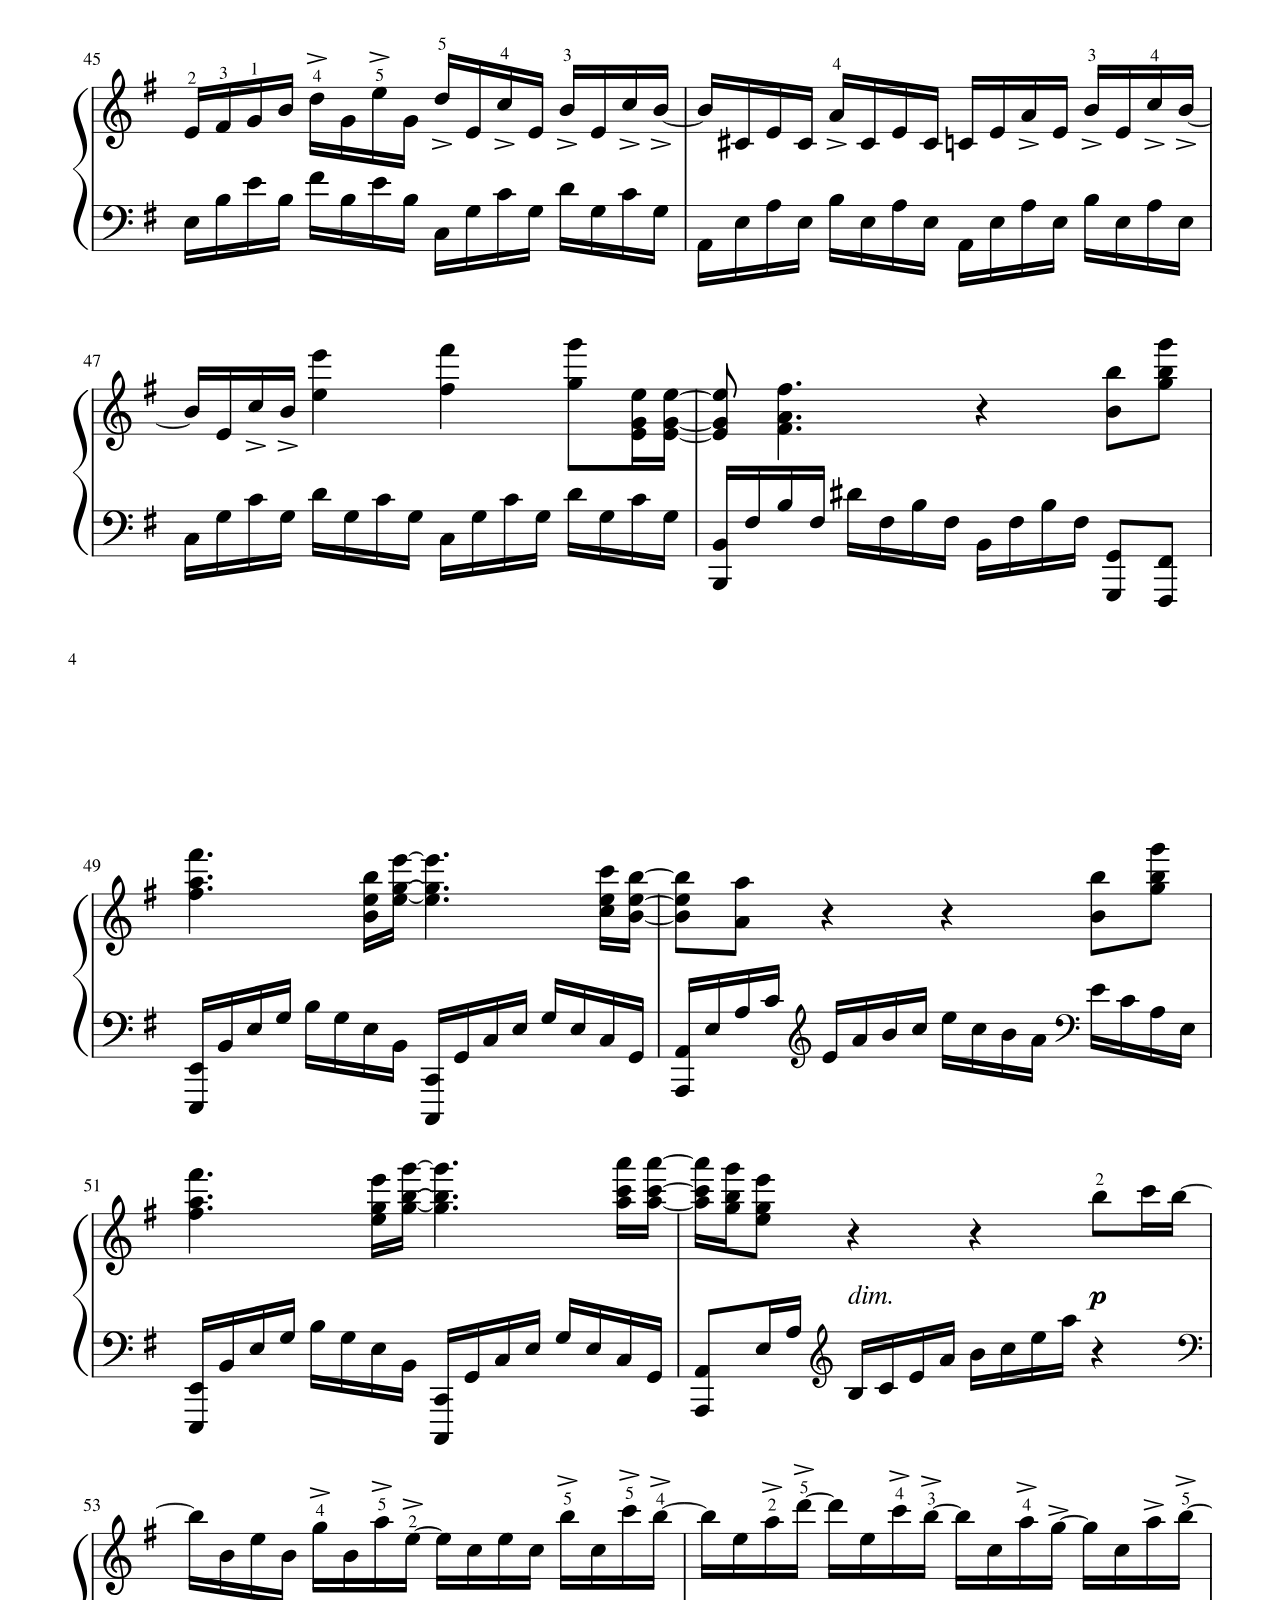
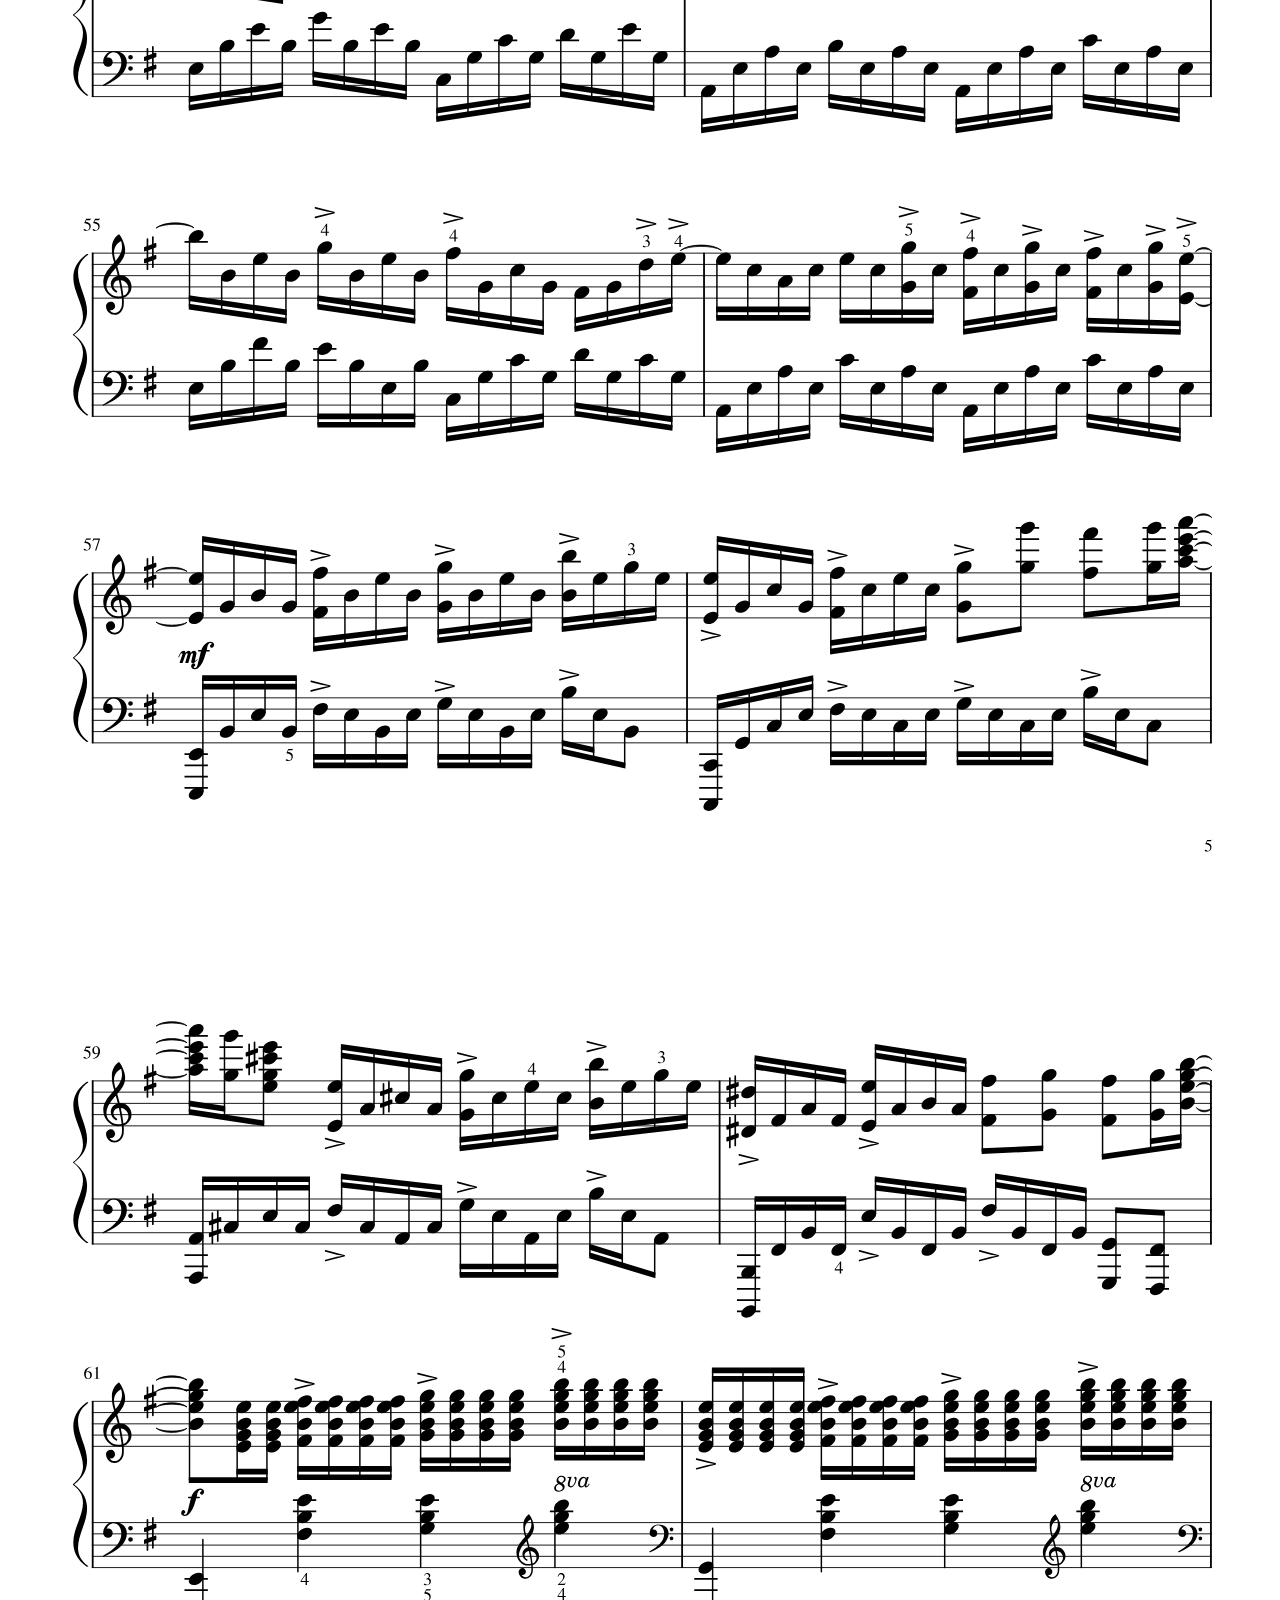
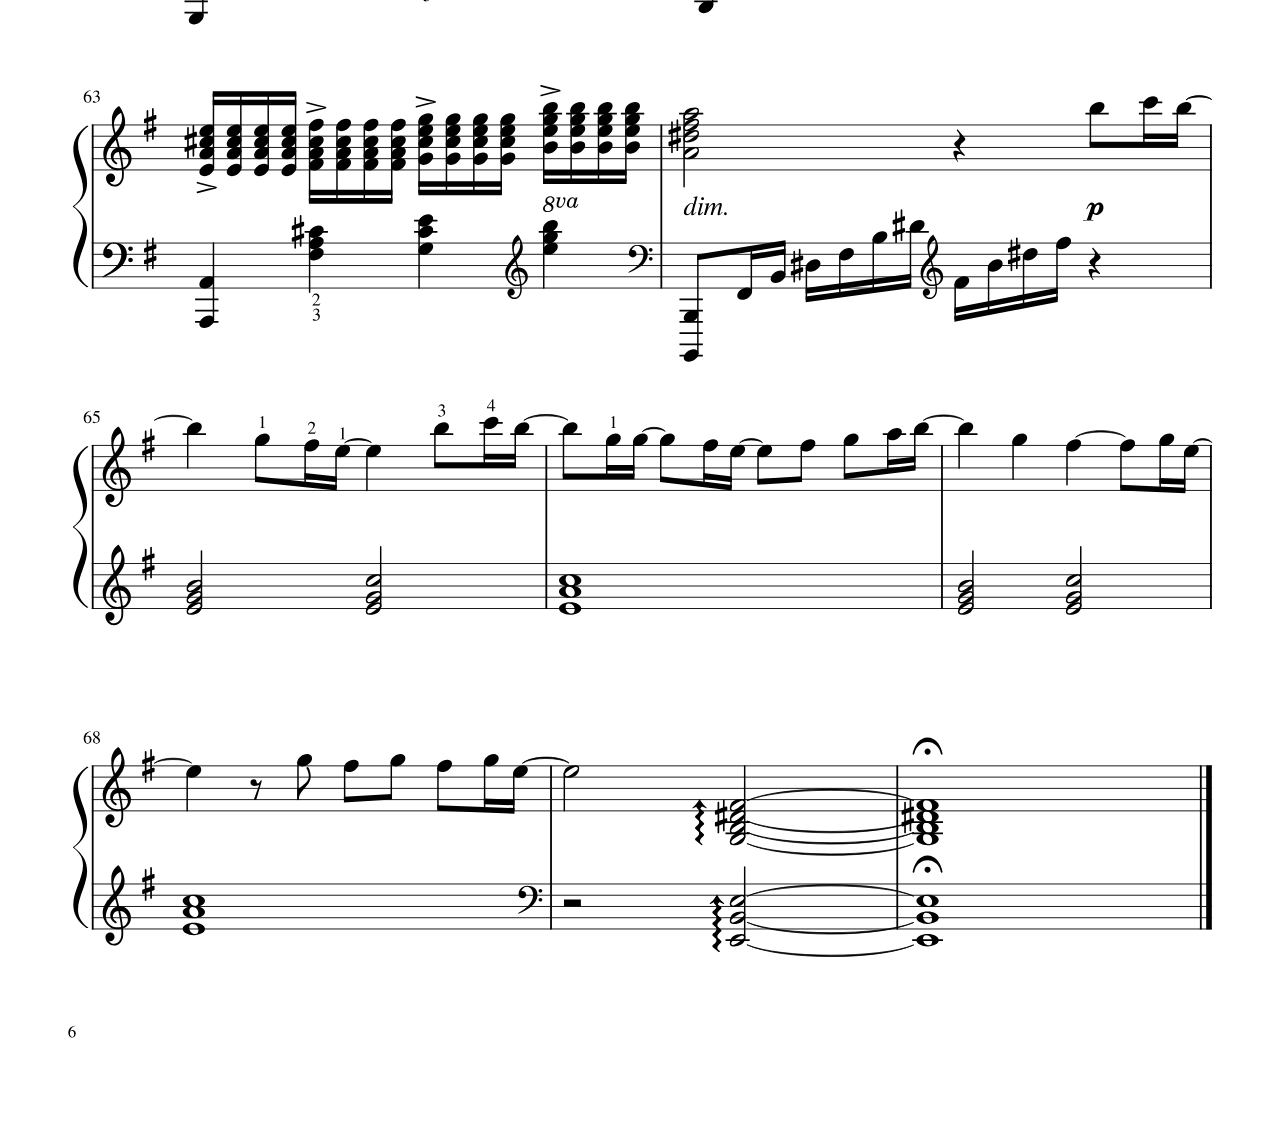
<file: no_time_to_die.html>
<html>
	<head>
		<meta charset="UTF-8">
		<title>Billie Eilish - No Time To Die</title>
		<style type="text/css"> 
		img{max-width:100%;height:auto;width:auto;width:auto;}
		</style> 
	</head>
	
	<body>
		<img class="img" src="img/no_time_to_die/score_0.svg">
		<img class="img" src="img/no_time_to_die/score_1.svg">
		<img class="img" src="img/no_time_to_die/score_2.svg">
		<img class="img" src="img/no_time_to_die/score_3.svg">
		<img class="img" src="img/no_time_to_die/score_4.svg">
		<img class="img" src="img/no_time_to_die/score_5.svg">
	</body>
</html>
</file>
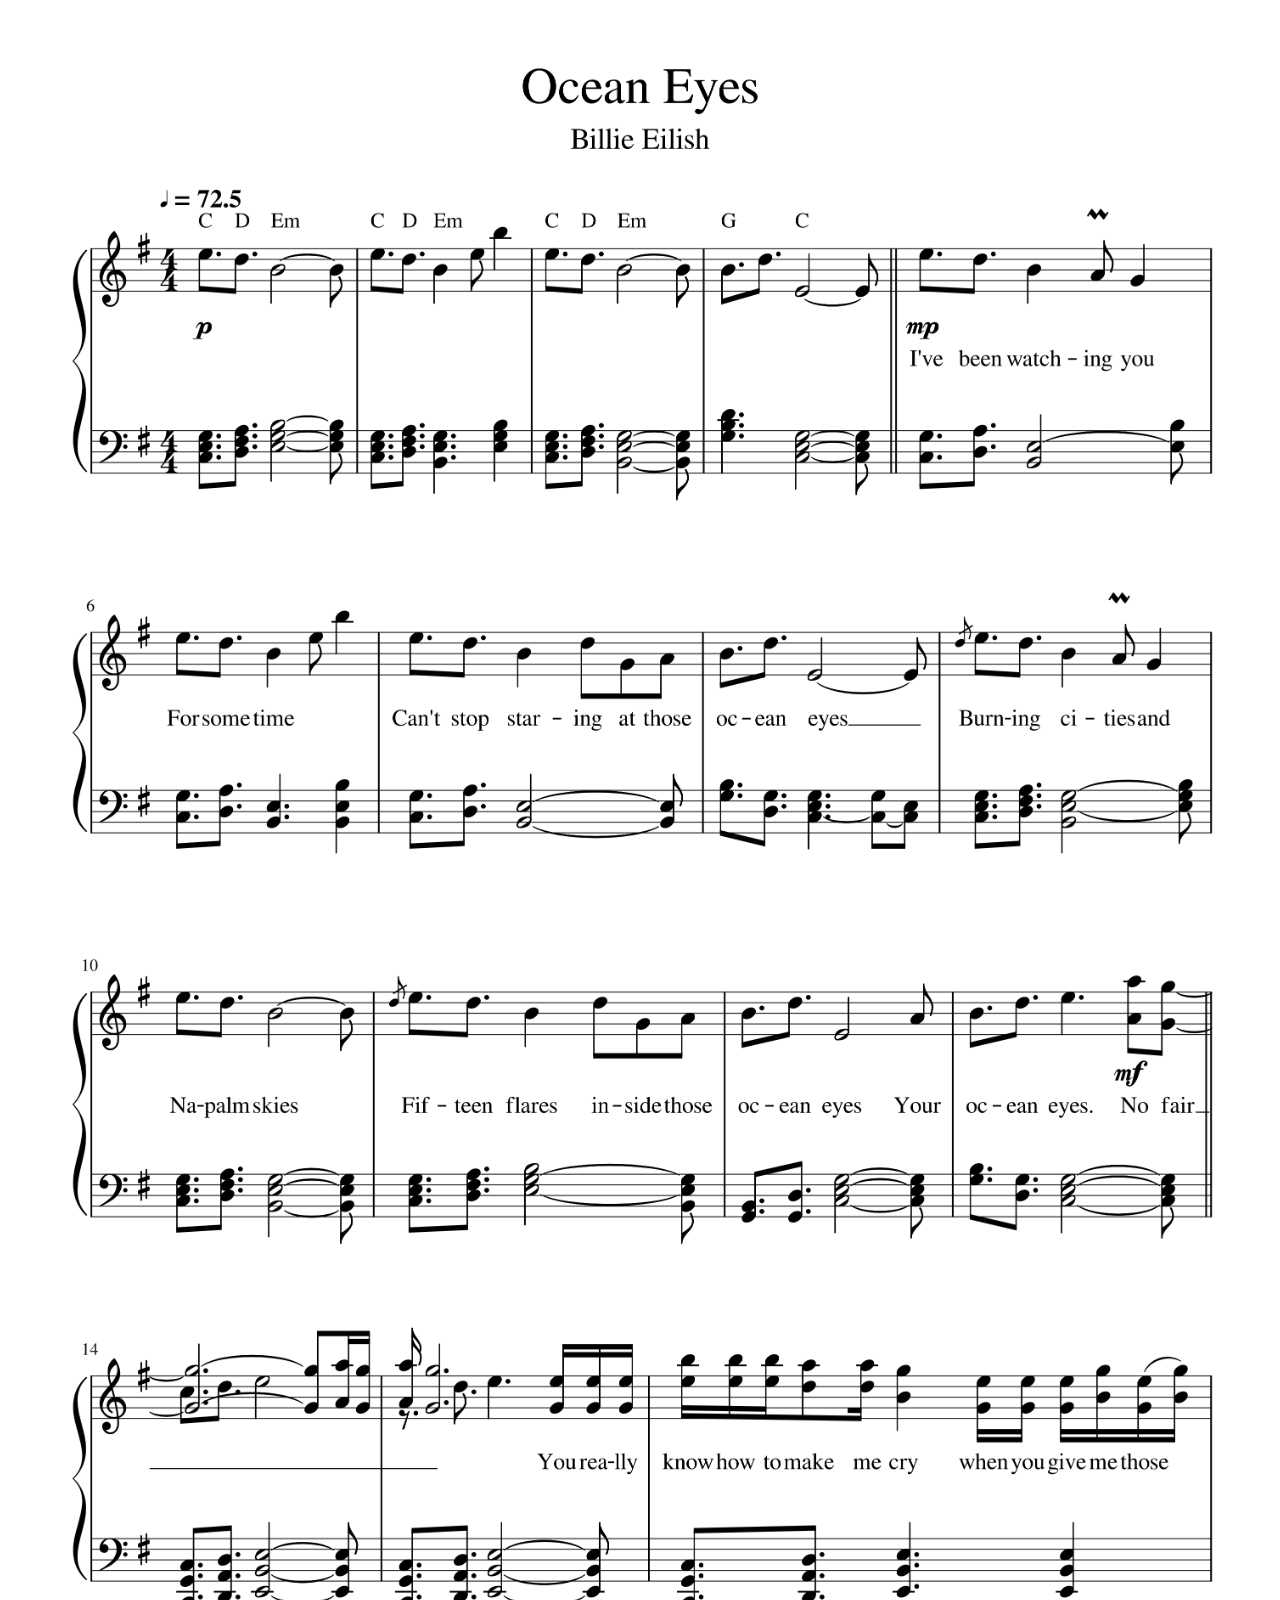
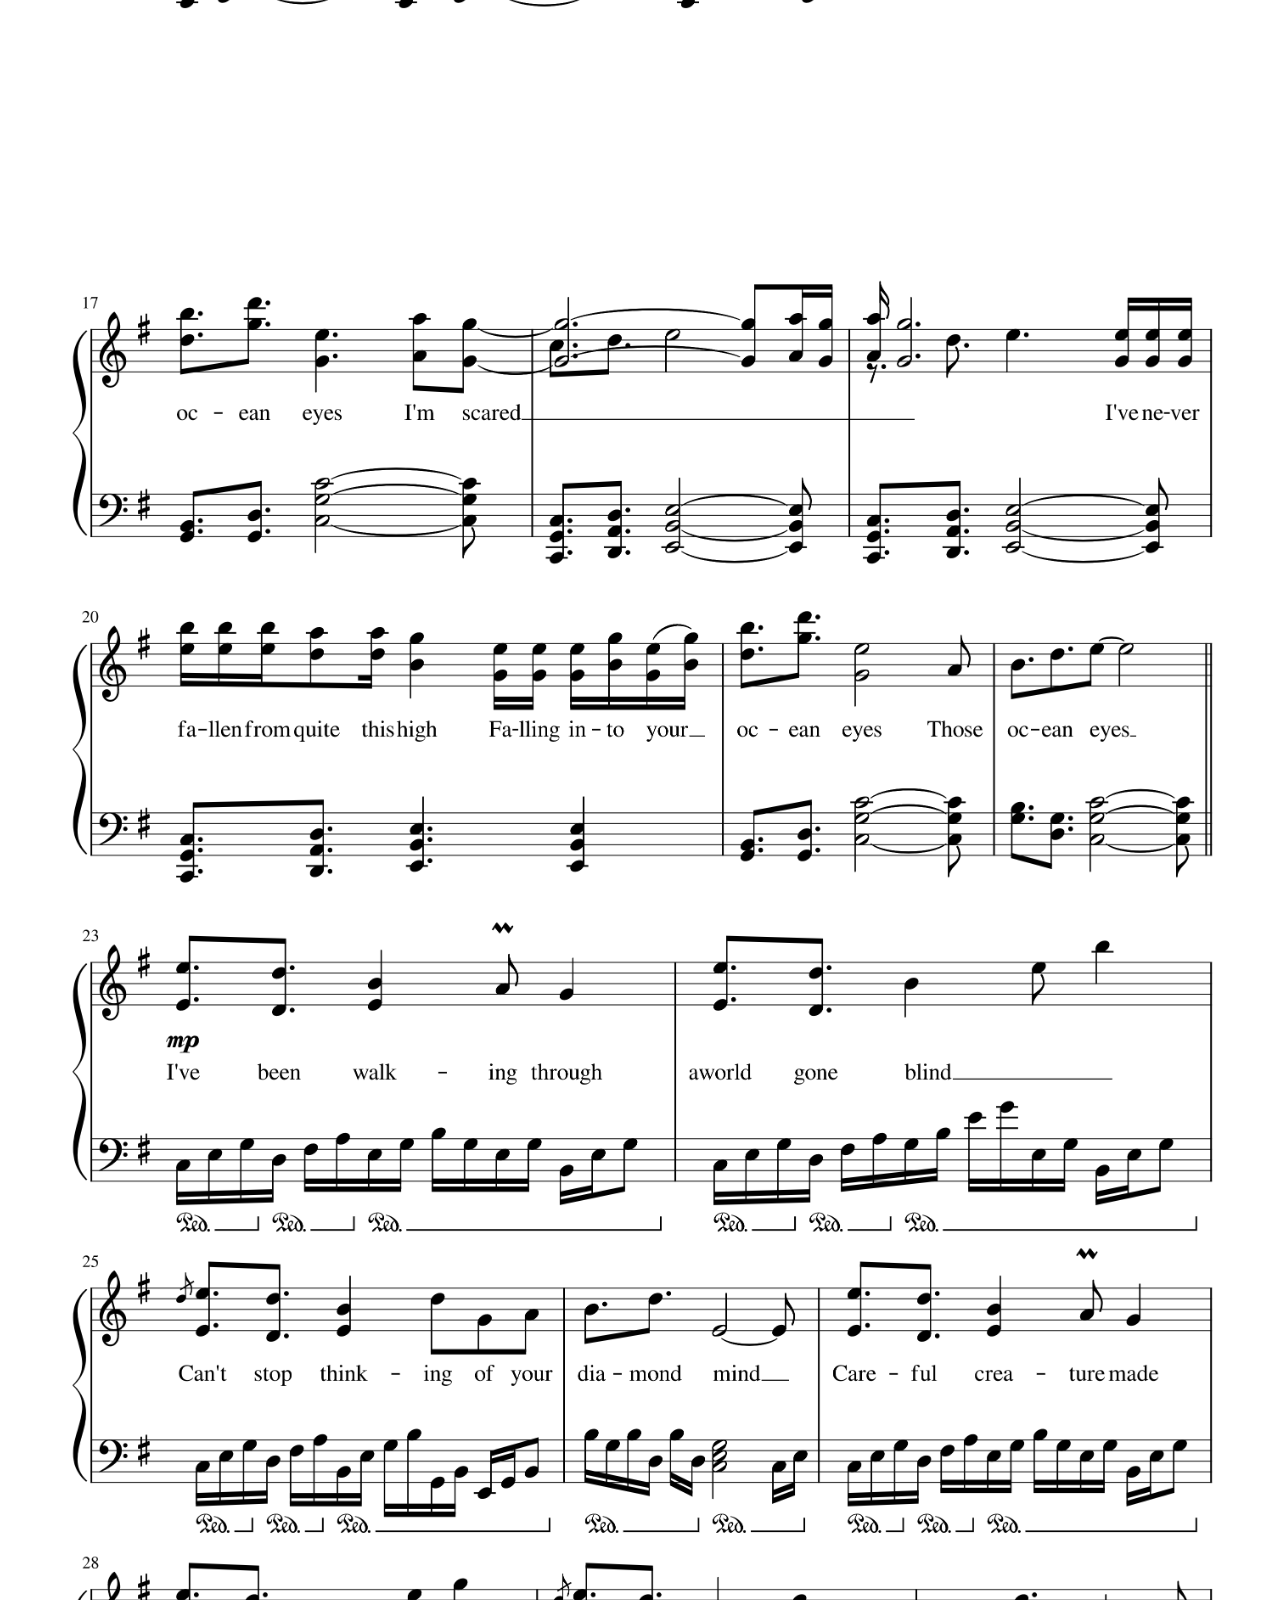
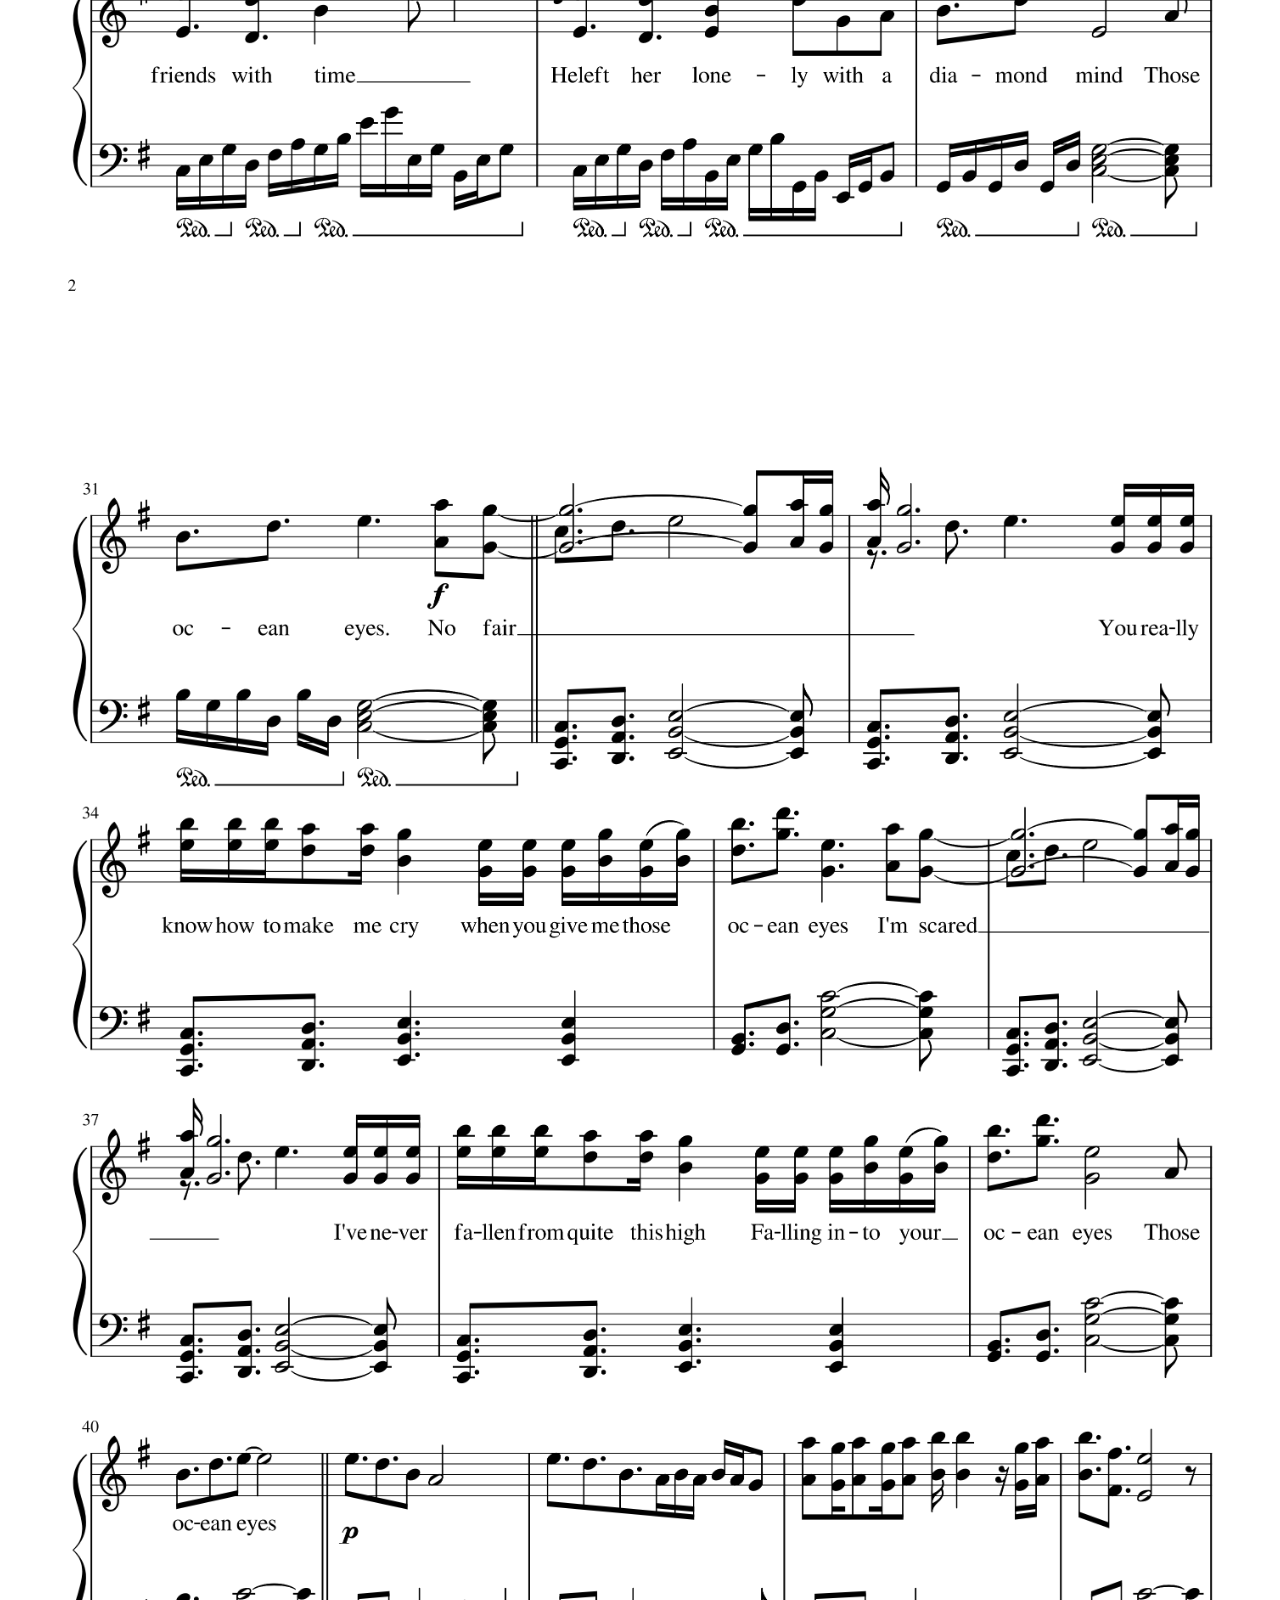
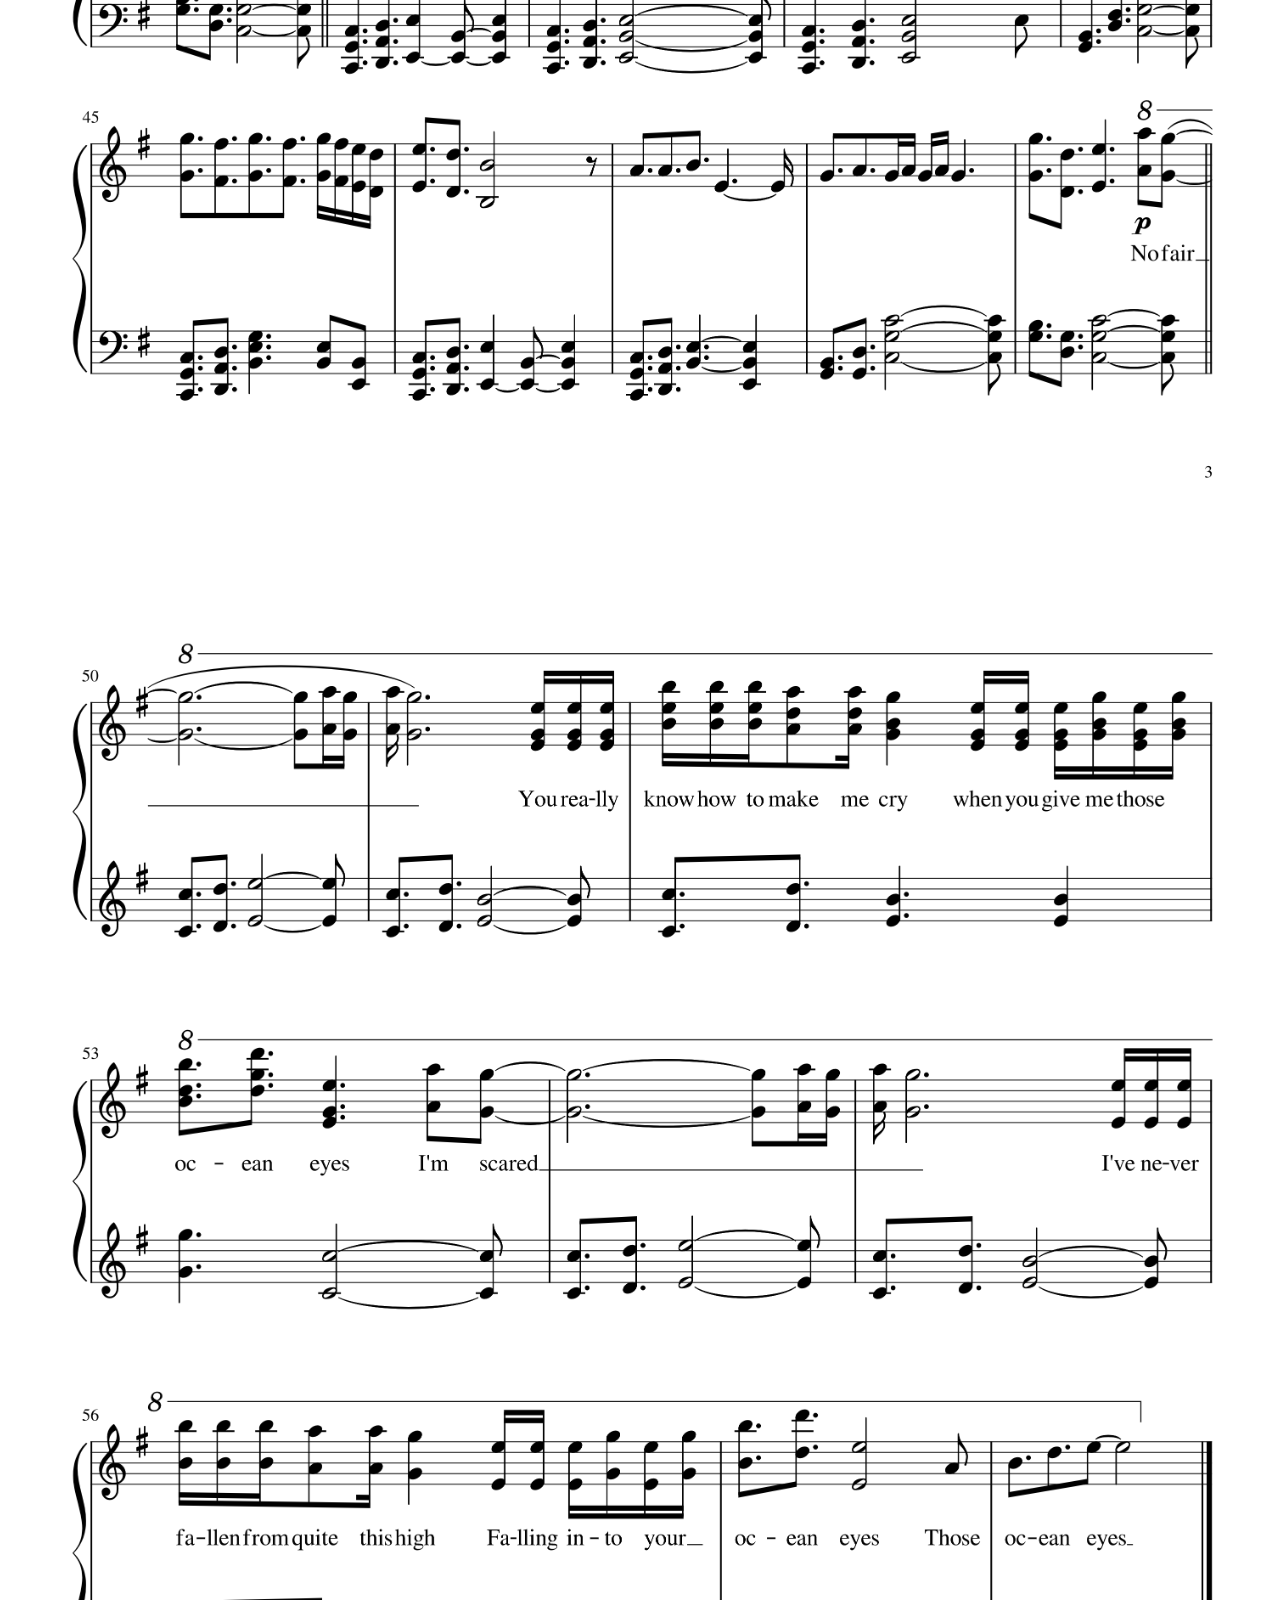
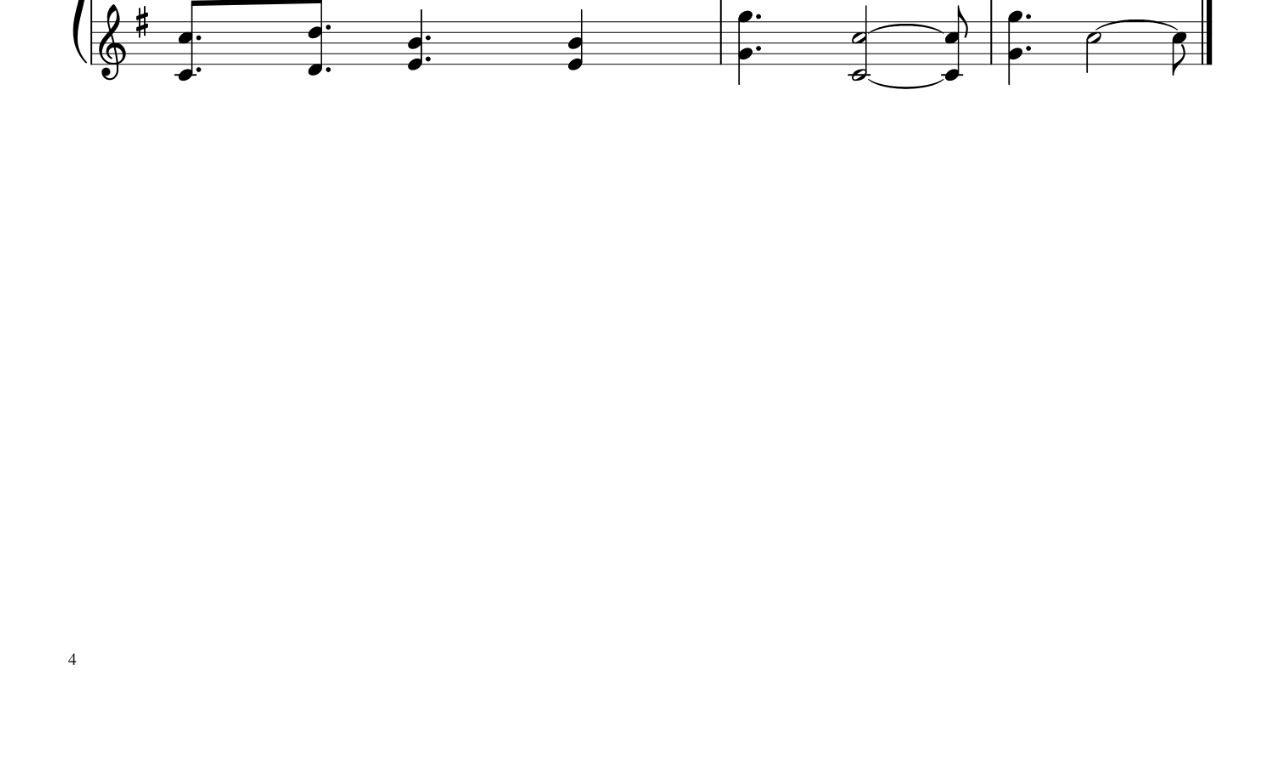
<file: Ocean_Eyes.html>
<html>
	<head>
		<meta charset="UTF-8">
		<title>Billie Eilish- Ocean Eyes</title>
		<style type="text/css"> 
		img{max-width:100%;height:auto;width:auto;width:auto;}
		</style> 
	</head>
	
	<body>
		<img class="img" src="img/Ocean_Eyes/part1.png">
		<img class="img" src="img/Ocean_Eyes/part2.png">
		<img class="img" src="img/Ocean_Eyes/part3.png">
		<img class="img" src="img/Ocean_Eyes/part4.png">
	</body>
</html>
</file>
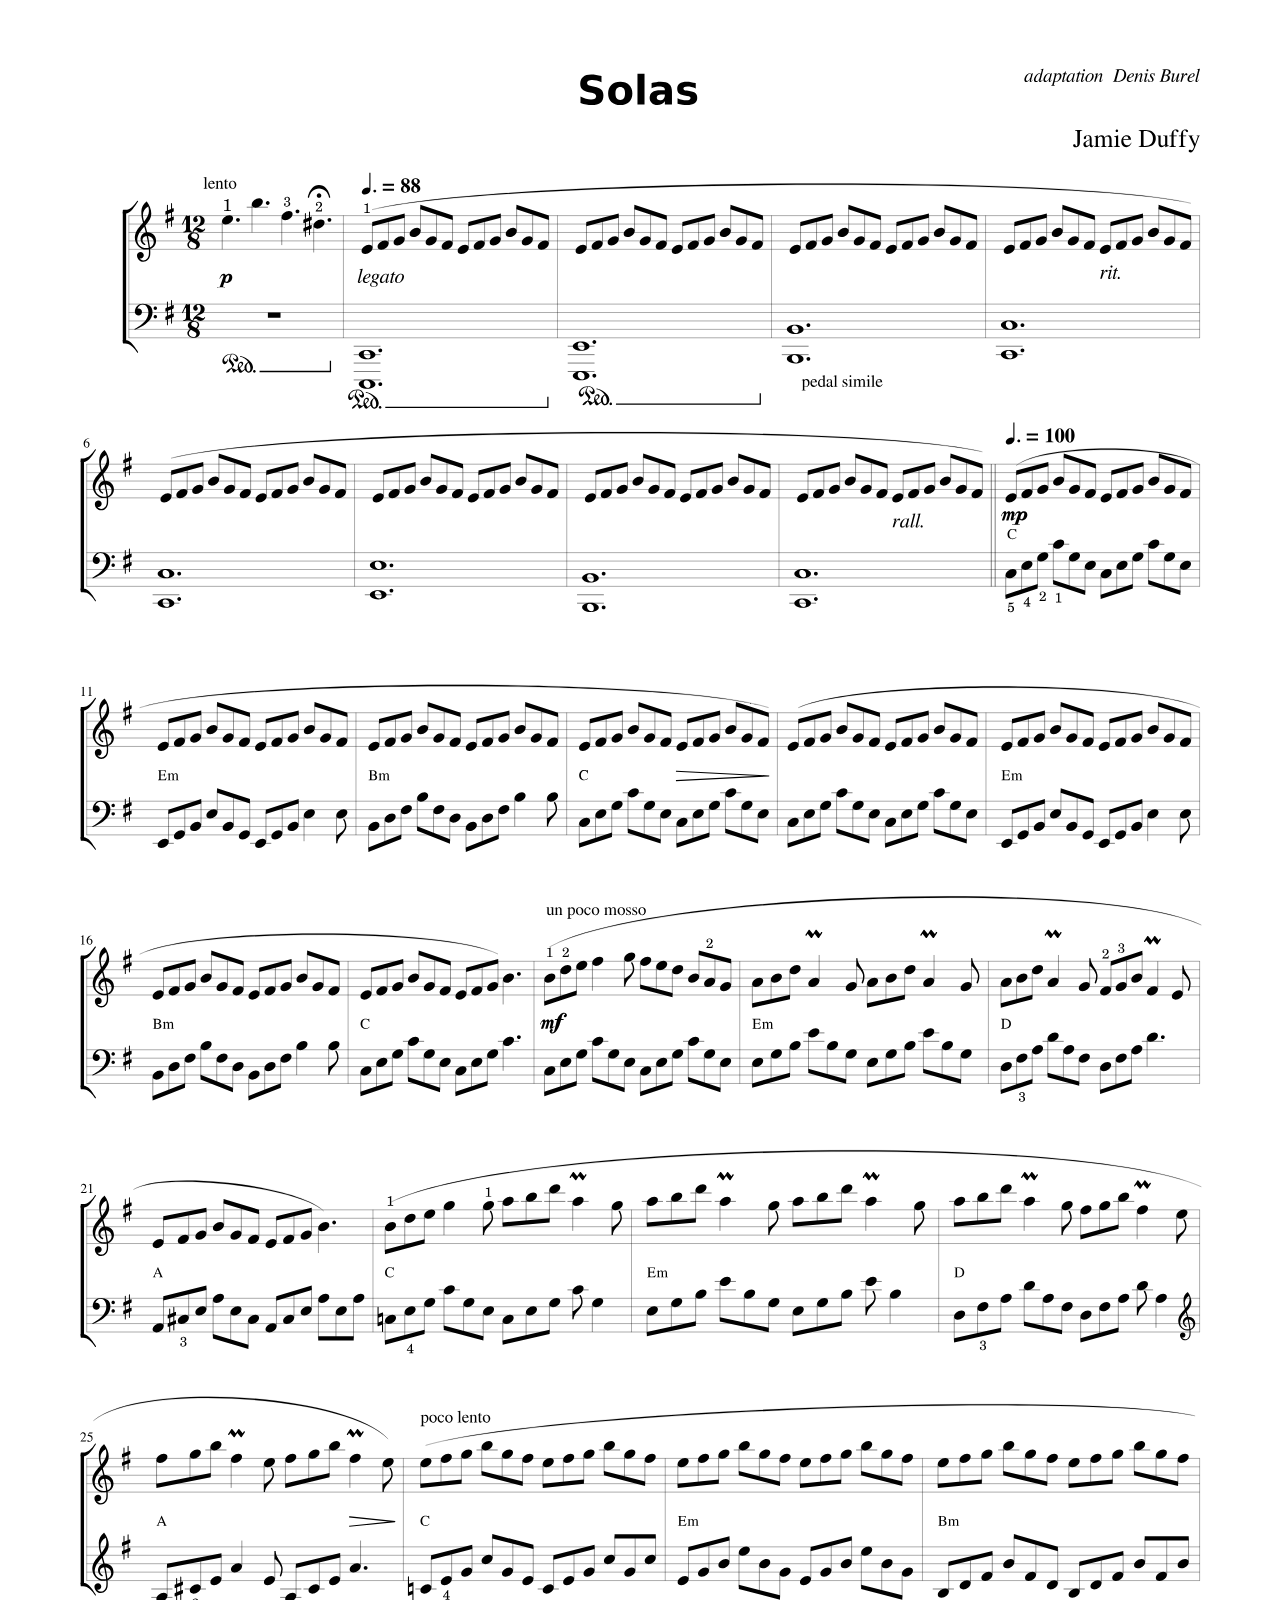
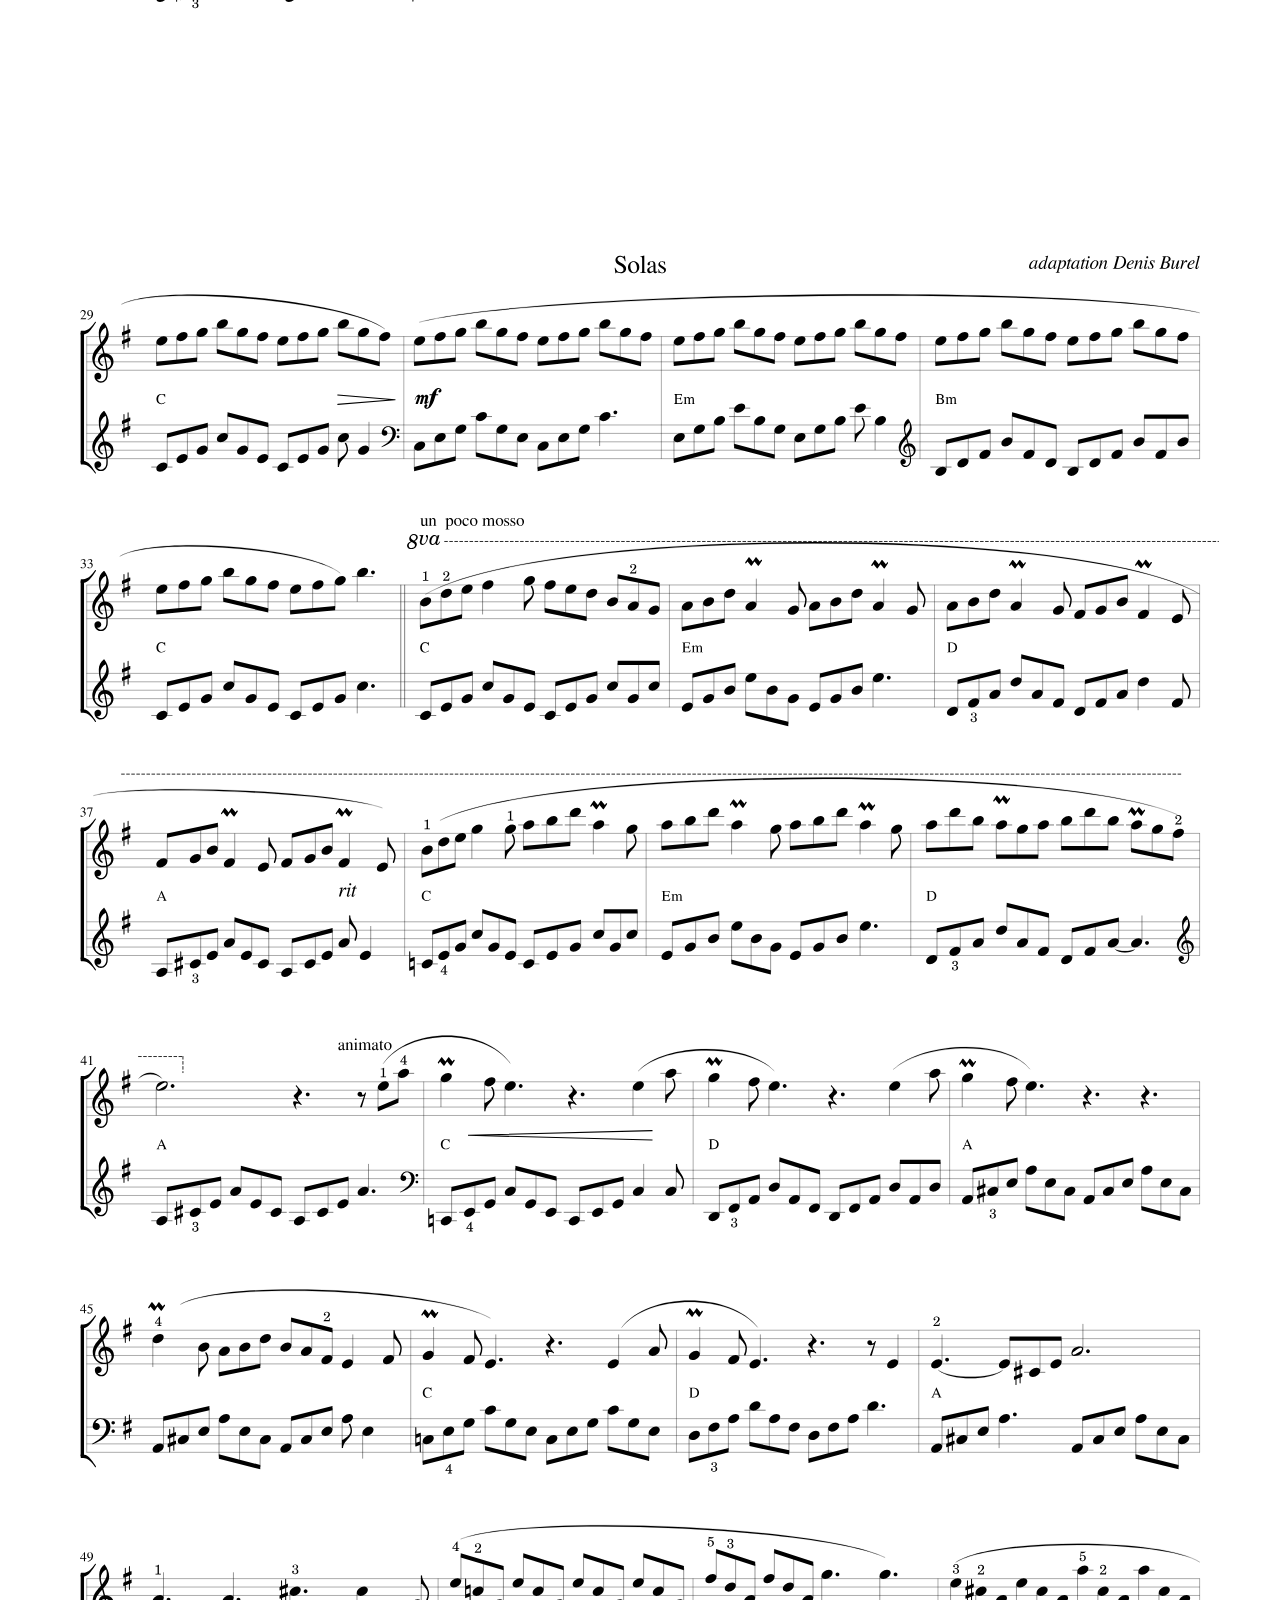
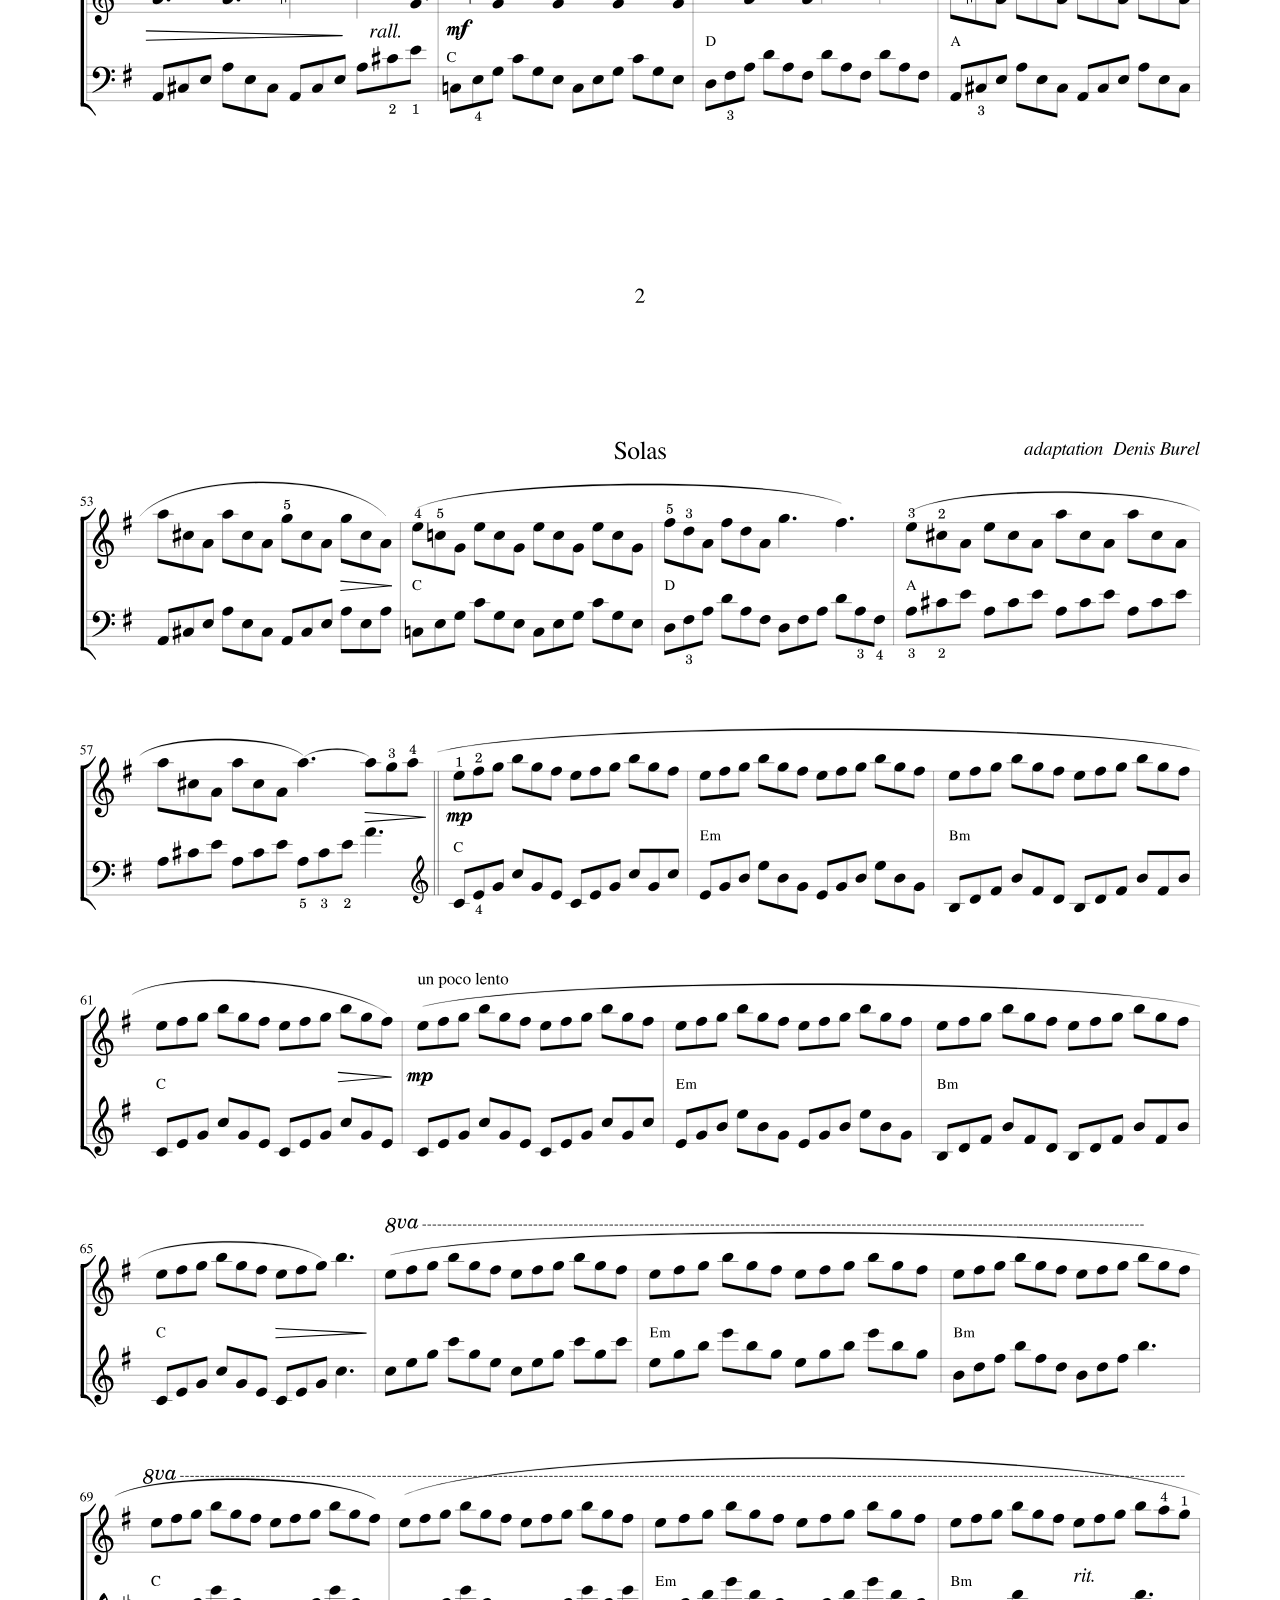
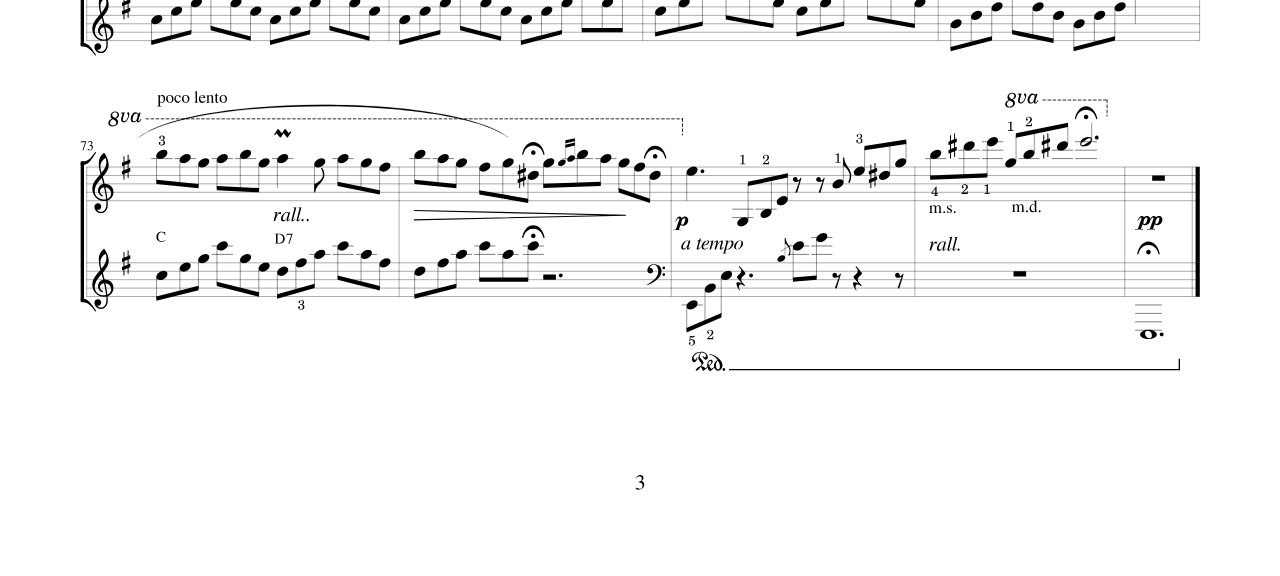
<file: Solas.html>
<html>
	<head>
		<meta charset="UTF-8">
		<title>Jamie Duffy - Solas</title>
		<style type="text/css"> 
		img{max-width:100%;height:auto;width:auto;width:auto;}
		</style> 
	</head>
	
	<body>
		<img class="img" src="img/Solas/part1.svg">
		<img class="img" src="img/Solas/part2.svg">
		<img class="img" src="img/Solas/part3.svg">
	</body>
</html>
</file>
<file: css/style.css>
html {
  scroll-behavior: smooth;
}

body,
html {
  margin: 0;
  padding: 0;
  font-family: -apple-system, BlinkMacSystemFont, "Segoe UI", Roboto,
    Oxygen-Sans, Ubuntu, Cantarell, "Helvetica Neue", sans-serif;
}

* {
  box-sizing: border-box;
}

.d-grid {
  display: grid;
}

.d-flex {
  display: flex;
  display: -webkit-flex;
}

.text-center {
  text-align: center;
}

.text-left {
  text-align: left;
}

.text-right {
  text-align: right;
}

button,
input,
select {
  -webkit-appearance: none;
  outline: none;
}

button,
.btn,
select {
  cursor: pointer;
}

a {
  text-decoration: none;
}

iframe {
  border: none;
}

ul {
  margin: 0;
  padding: 0
}

h1,
h2,
h3,
h4,
h5,
h6,
p {
  margin: 0;
  padding: 0
}

p {
  color: #666;
}

.p-relative {
  position: relative;
}

.p-absolute {
  position: absolute;
}

.p-fixed {
  position: fixed;
}

.p-sticky {
  position: sticky;
}

.btn,
button,
.actionbg,
input {
  border-radius: 4px;
  -webkit-border-radius: 4px;
  -moz-border-radius: 4px;
  -o-border-radius: 4px;
  -ms-border-radius: 4px;
}

.btn:hover,
button:hover {
  transition: 0.5s ease;
  -webkit-transition: 0.5s ease;
  -o-transition: 0.5s ease;
  -ms-transition: 0.5s ease;
  -moz-transition: 0.5s ease;
}

/*--/wrapper--*/
.wrapper {
  width: 100%;
  padding-right: 15px;
  padding-left: 15px;
  margin-right: auto;
  margin-left: auto;
}

@media (min-width: 576px) {
  .wrapper {
    max-width: 540px;
  }
}

@media (min-width: 768px) {
  .wrapper {
    max-width: 720px;
  }
}

@media (min-width: 992px) {
  .wrapper {
    max-width: 960px;
  }
}

@media (min-width: 1200px) {
  .wrapper {
    max-width: 1140px;
  }
}

.wrapper-full {
  width: 100%;
  padding-right: 15px;
  padding-left: 15px;
  margin-right: auto;
  margin-left: auto;
}

.Coming-block{
  position: relative;
  overflow: hidden;
}
/*--//wrapper--*/
.page {
  position: absolute;
  overflow: hidden;
  box-shadow: 0 5px 15px rgba(0, 0, 0, 0.3);
  background-image: url(../img/background.webp);
  background-size: cover;
  background-position: center;
  top: 0;
  left: 0;
  width: 100%;
  height: 100%;
  z-index: -1;
  transform: scale(1.1);
  min-height: 100vh;
}

/*--------------------
Header
--------------------*/
header {
  padding: 30px;
}

header .logo {
  margin: 0 auto;
  text-align: center;
  margin-bottom: -17px;
}

header .logo svg {
  width: 61px;
  height: 14px;
}

header nav {
  cursor: pointer;
  width: 18px;
  height: 18px;
  position: relative;
  float: left;
}

header nav::before {
  content: '';
  position: absolute;
  top: 0;
  left: 0;
  width: 100%;
  height: 2px;
  background: #565c73;
  border-radius: 2px;
  box-shadow: 0 5px 0 #565c73, 0 10px 0 #565c73;
}

header .search {
  float: right;
  cursor: pointer;
}

header .search svg {
  width: 16px;
  height: 16px;
}


/*--------------------
Content
--------------------*/
.content {
  text-align: center;
  display: grid;
  grid-template-rows: 1fr auto 1fr;
  min-height: 100vh;
  align-items: center;
  padding: 30px 0;
}

.content h1 {
  font-weight: 700;
  font-size: 165px;
  opacity: 0.5;
  color: #eee;
}

.content h2 {
  font-size: 60px;
  margin-bottom: 10px;
  color: #eee;
}

.content p {
  font-size: 16px;
  color: #eee;
  line-height: 25px;
  margin-top: 10px;
}

.content a.home {
  display: inline-block;
  font-size: 16px;
  border: 2px solid #eee;
  padding: 12px 30px;
  border-radius: 4px;
  cursor: pointer;
  color: #eee;
  background: rgba(255, 255, 255, 0.15);
  margin-top: 50px;
  transition: .3s;
  -webkit-transition: .3s;
  -moz-transition: .3s;
  -ms-transition: .3s;
  -o-transition: .3s;
}

.content a:hover {
  background: rgba(0, 0, 0, 0.15);
  transition: .3s;
  -webkit-transition: .3s;
  -moz-transition: .3s;
  -ms-transition: .3s;
  -o-transition: .3s;
}

a.brand-logo {
  color: #eee;
  font-weight: 400;
  font-size: 40px;
  line-height: 45px;
  border: none;
  background: none;
  padding: 0px;
  margin: 0 !important;
}

.copy-right p {
  color: #aaa;
  font-size: 15px;
  line-height: 25px;
}

.copy-right p a {
  color: #fff;
}

/*--------------------
Image
--------------------*/

@media (max-width: 440px) {
  a.brand-logo {
    font-size: 30px;
    line-height: 35px;
  }
}

@media (max-width: 440px) {}

.w3l-coming-soon-page .coming-block {
  margin: 0px auto;
  max-width: 850px;
  text-align: center;
  padding: 1em;
}

.w3l-coming-soon-page h1 {
  margin: 0;
  font-size: 100px !important;
  font-weight: 700;
  color: #fff;
  line-height: 100px;
  text-transform: uppercase;
}


.w3l-coming-soon-page .countdown {
  margin: auto;
  display: table;
  font-size: 28px;
  font-weight: 500;
}

.w3l-coming-soon-page .countdown>div {
  float: left;
  min-width: 115px;
  margin: 40px 0;
  font-size: 50px;
  font-weight: bold;
  color: #fff;
}

.w3l-coming-soon-page .countdown>div:last-child {
  border-right: none;
}

.w3l-coming-soon-page p {
  color: #fff;
  opacity: 0.8;
  letter-spacing: 1px;
  text-transform: capitalize;
}

.w3l-coming-soon-page .countdown span {
  position: relative;
  display: block;
  font-size: 13px;
  text-align: center;
  text-transform: uppercase;
  font-weight: 300;
}


@media (max-width: 1024px) {
  .w3l-coming-soon-page h1 {
    font-size: 85px !important;
  }
}
@media (max-width: 991px) {
  .content a.home {
    margin-top: 0px !important;
  }
}

@media (max-width: 568px) {

  .w3l-coming-soon-page .coming-block {
    padding: 0em 1em;
  }
}


@media (max-width: 991px) {
  .w3l-coming-soon-page .coming-block {
    margin: 30px auto;
  }
}

@media (max-width: 800px) {
  .w3l-coming-soon-page p {
    margin-top: 10px;
  }

  .w3l-coming-soon-page h1 {
    font-size: 80px !important;
    line-height: 95px;
  }
}

@media (max-width: 667px) {
  .w3l-coming-soon-page h1 {
    font-size: 70px !important;
    line-height: 78px;
  }
}

@media (max-width: 600px) {
  .w3l-coming-soon-page .countdown>div {
    font-size: 34px;
  }

  .w3l-coming-soon-page a.brand-logo {
    font-size: 32px;
  }

}

@media (max-width: 500px) {
  .w3l-coming-soon-page h1 {
    font-size: 45px !important;
    line-height: 50px;
  }

  .w3l-coming-soon-page .countdown>div {
    font-size: 28px;
    min-width: 80px;
  }

  .w3l-coming-soon-page p {
    letter-spacing: 0px;
  }

}

@media (max-width: 384px) {
  .w3l-coming-soon-page h1 {
    font-size: 42px !important;
    line-height: 55px;
  }

  .w3l-coming-soon-page .countdown>div {
    font-size: 28px;
    min-width: 78px;
  }

  .w3l-coming-soon-page .countdown span {
    font-size: 10px;
    letter-spacing: 1px;
  }
}

@media (max-width: 376px) {
  .w3l-coming-soon-page .countdown>div {
    font-size: 26px;
    min-width: 74px;
  }
}

@media (max-width: 320px) {
  .w3l-coming-soon-page .countdown>div {
    font-size: 22px;
    min-width: 68px;
  }
}
</file>
